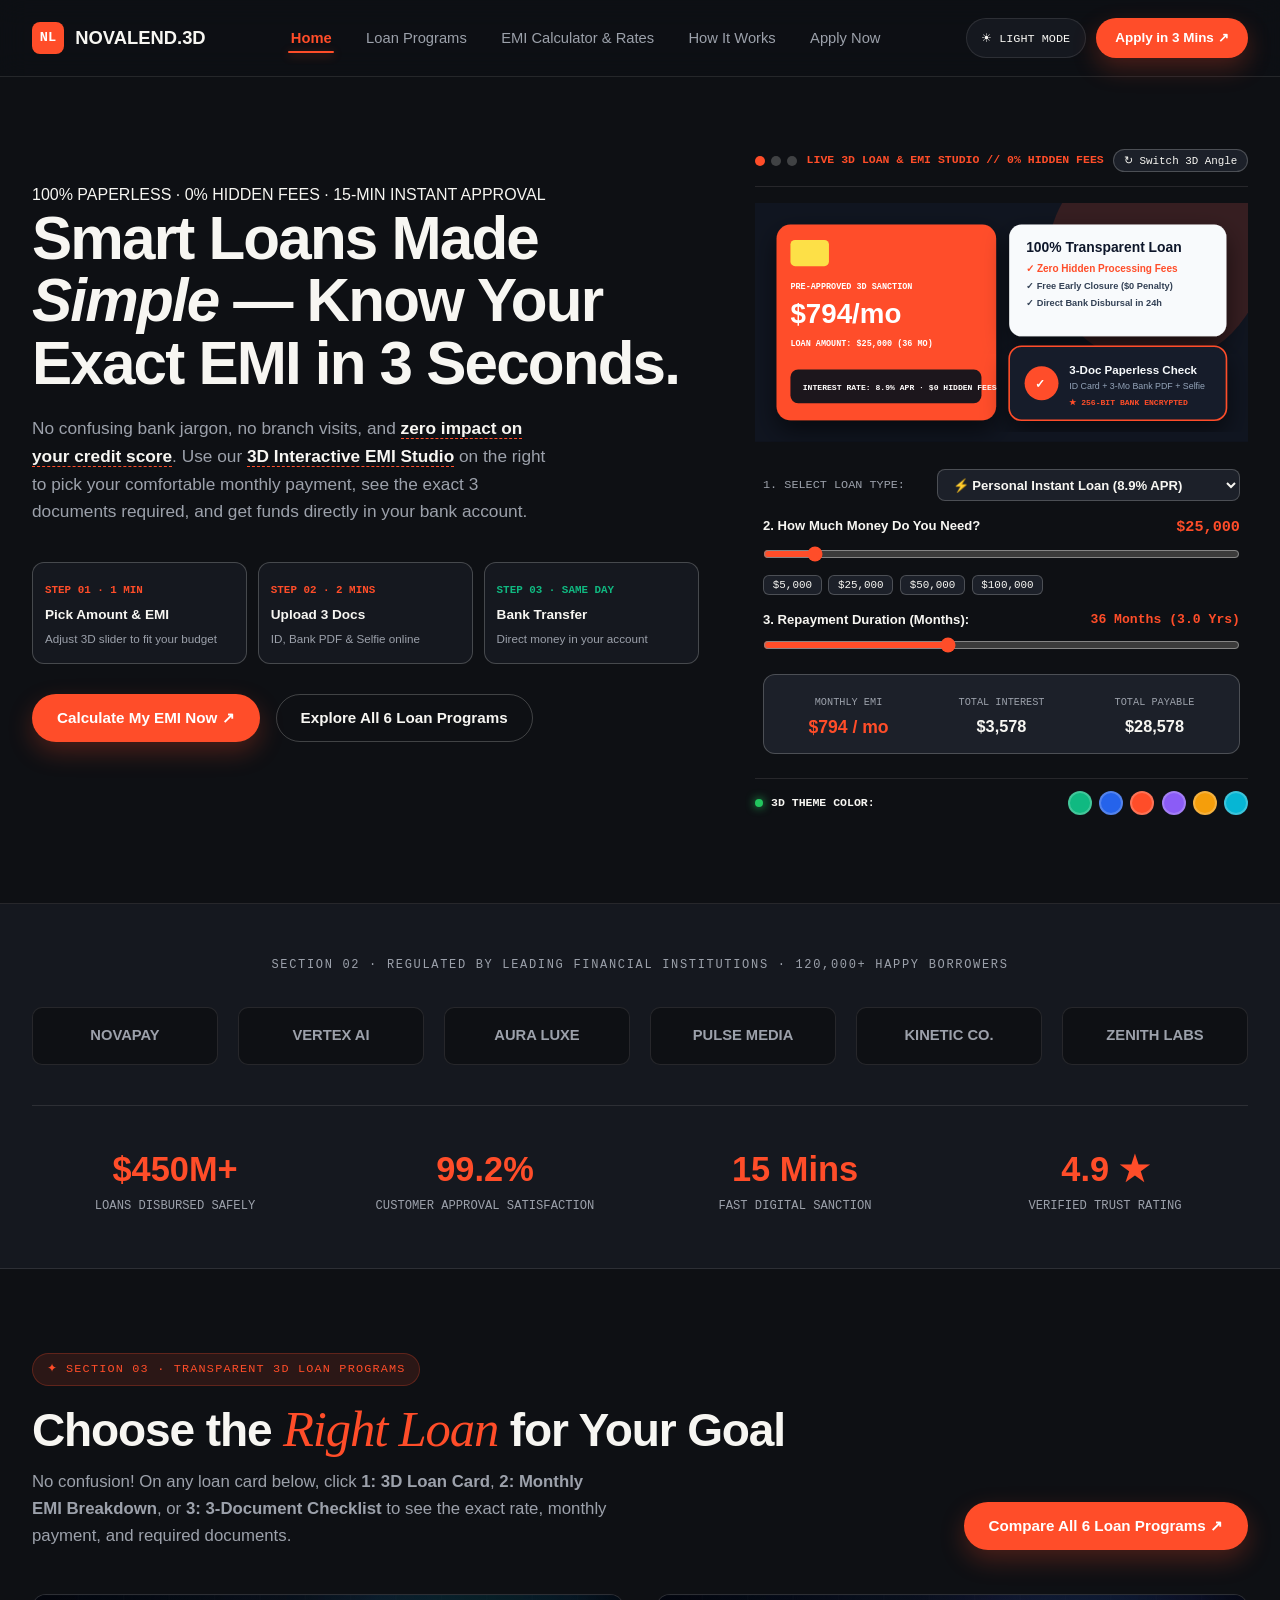
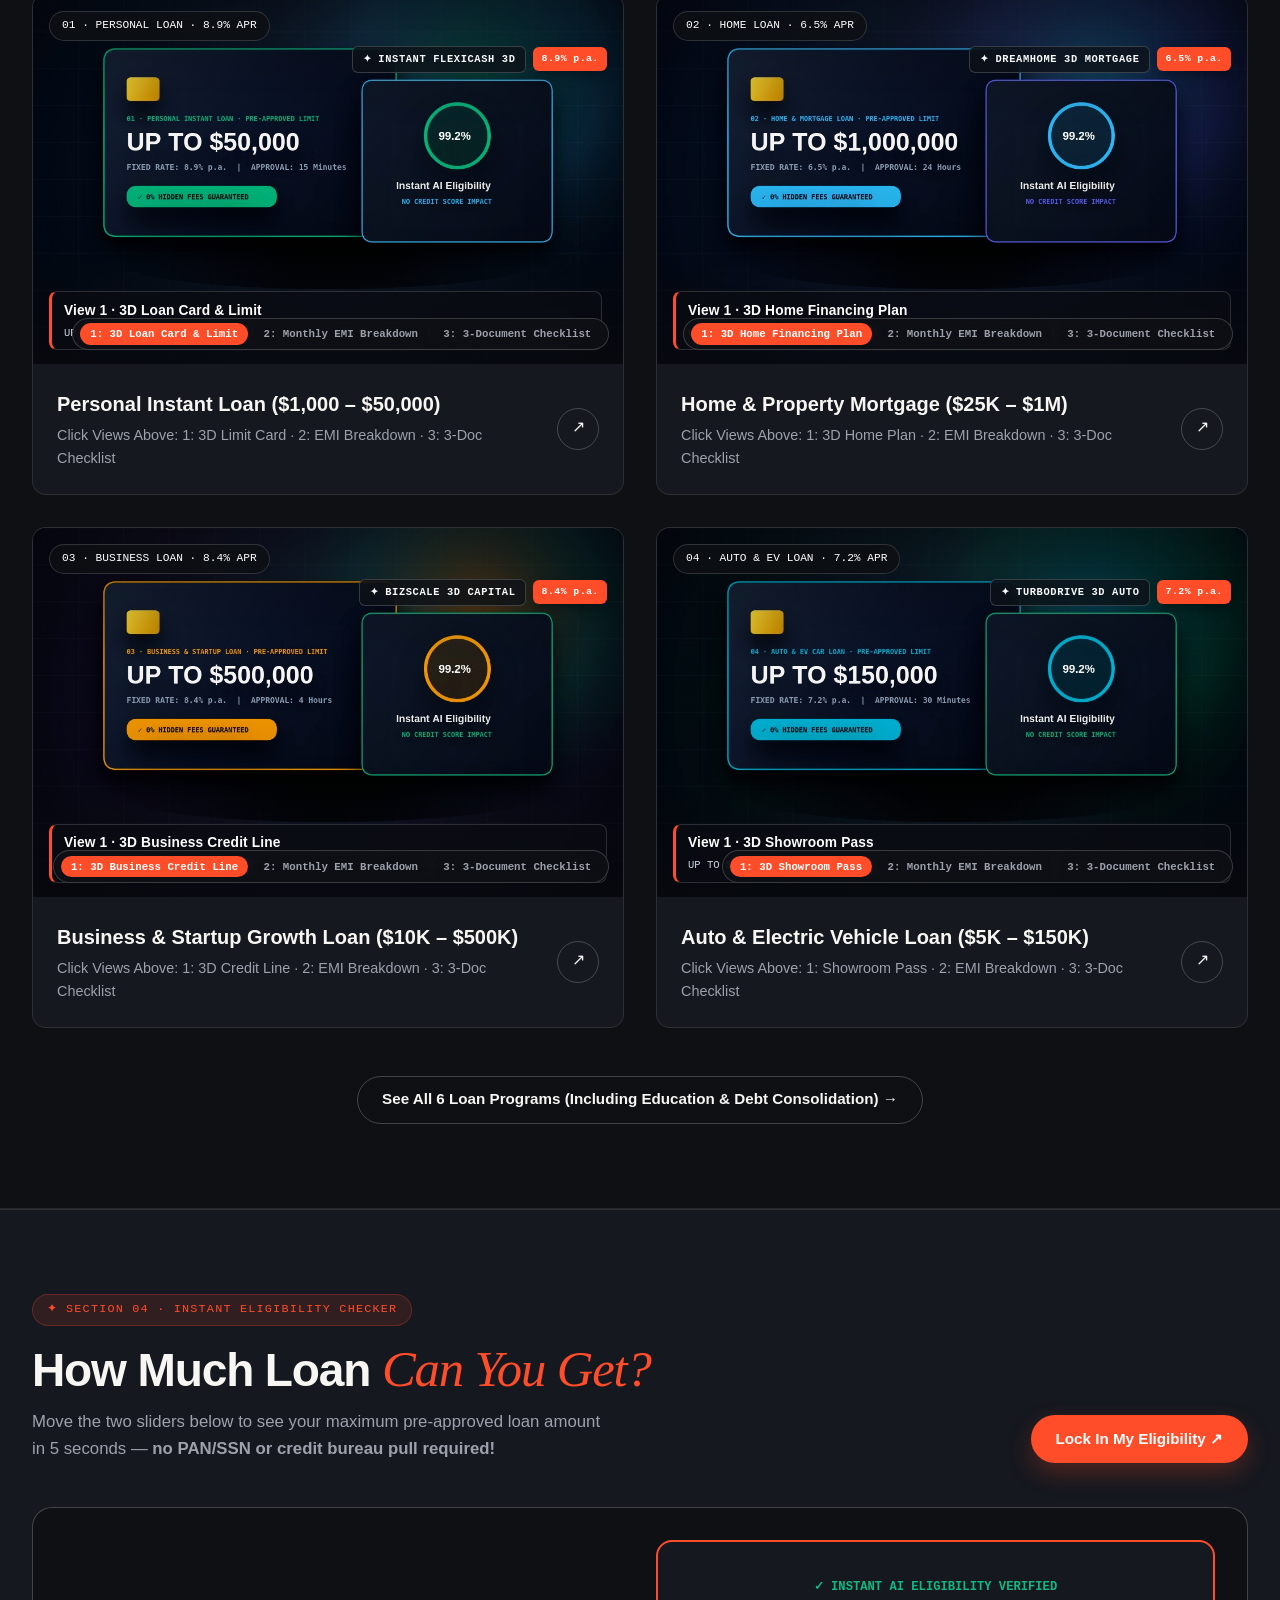
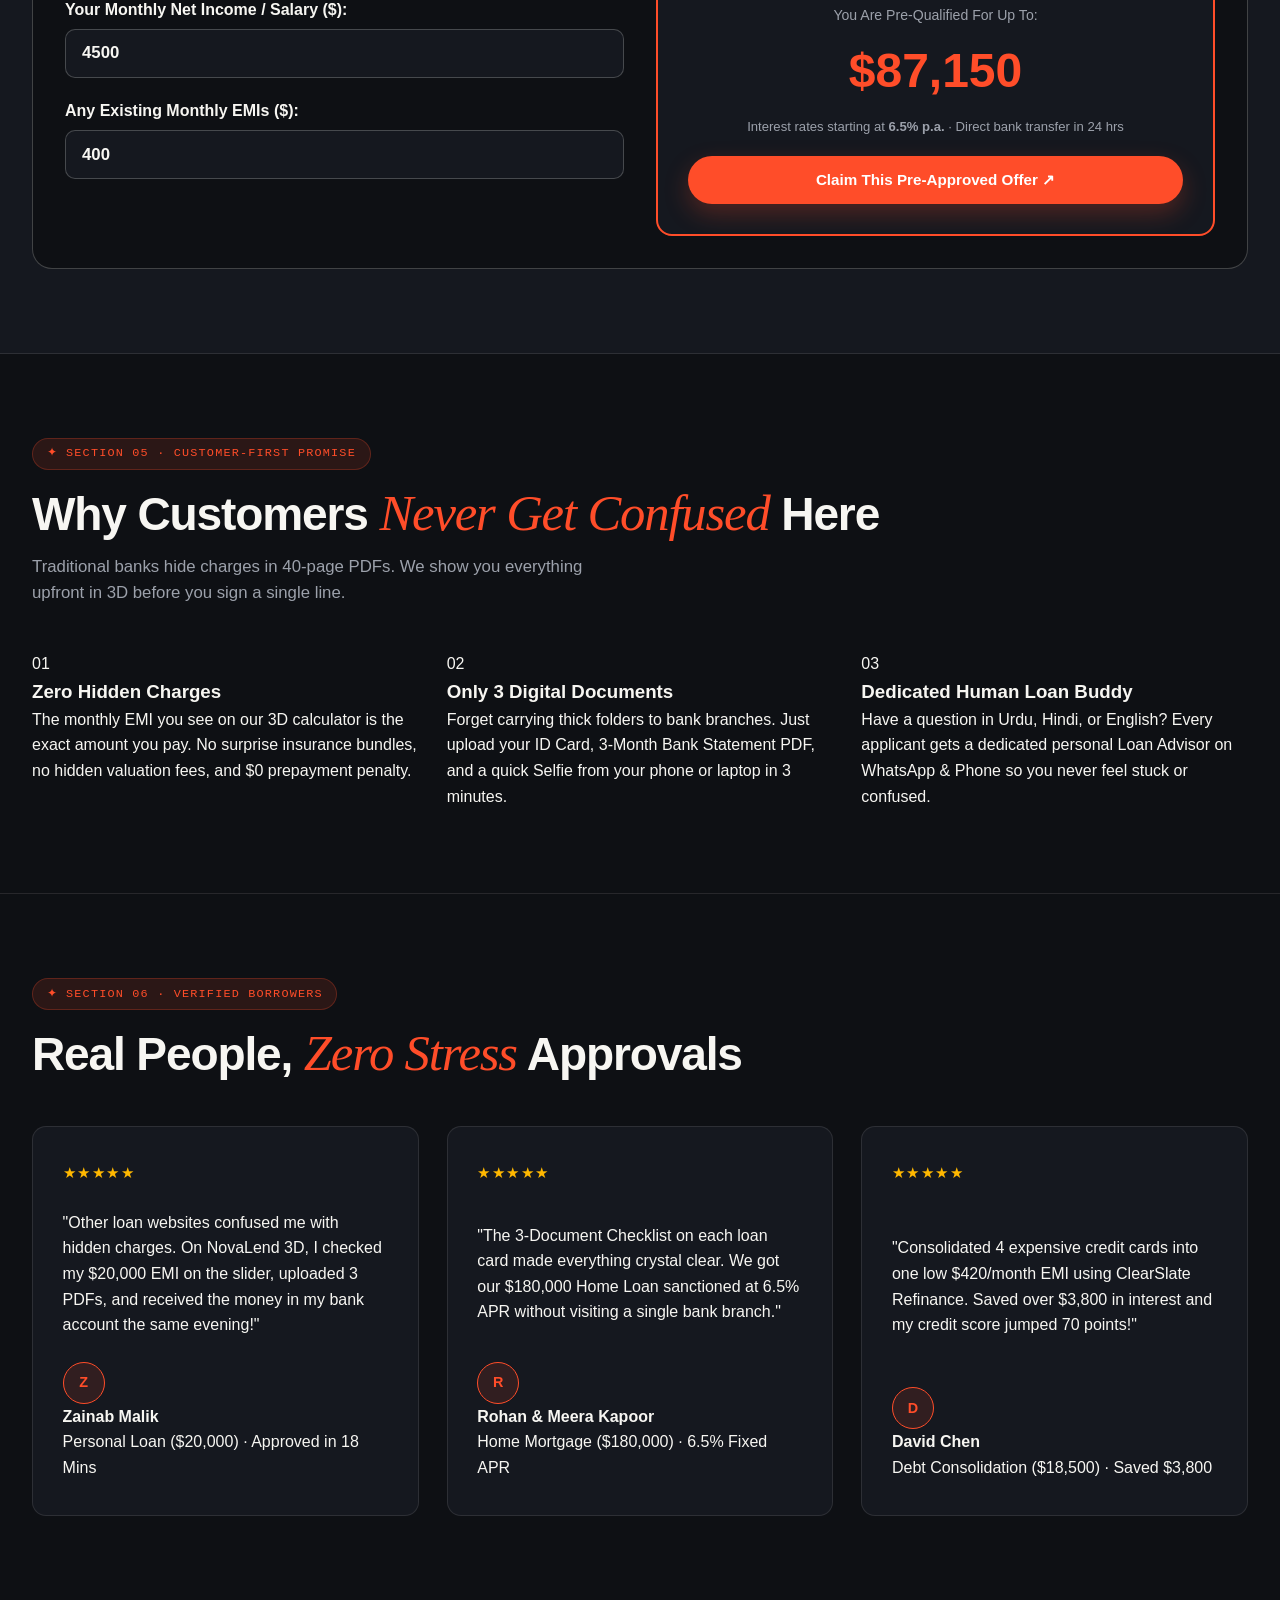
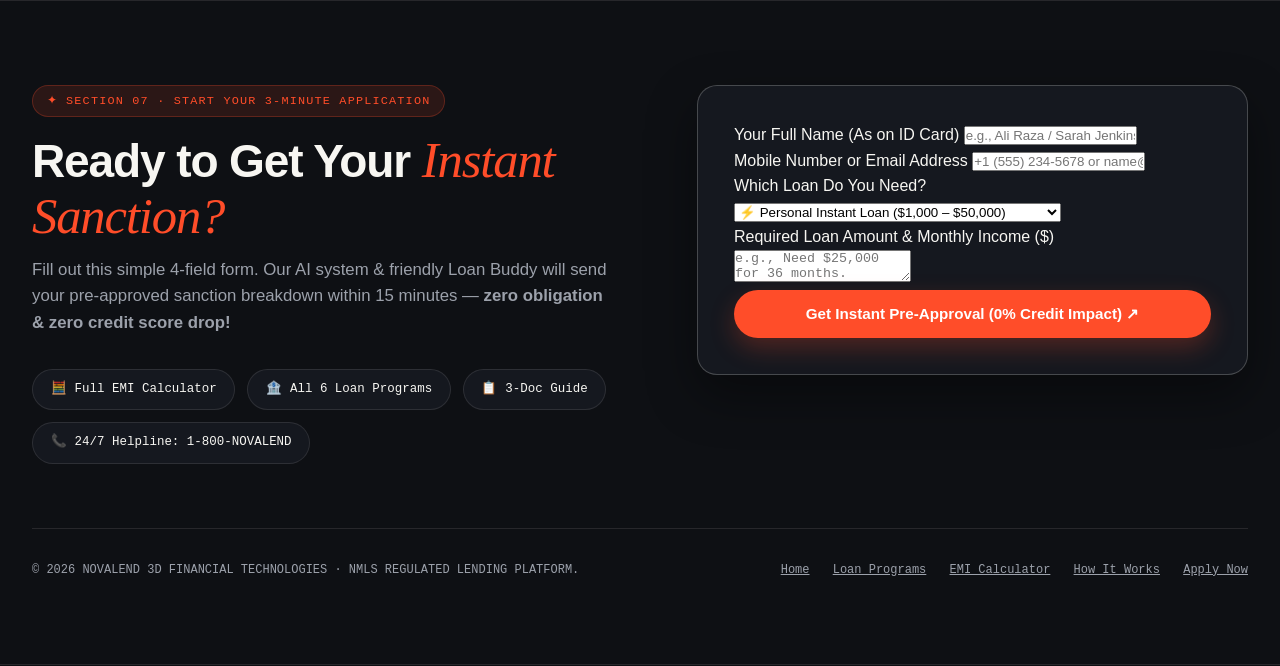
<file: index.html>
<!DOCTYPE html>
<html lang="en" data-theme="dark">
<head>
  <meta charset="UTF-8" />
  <meta name="viewport" content="width=device-width, initial-scale=1.0" />
  <title>NovaLend 3D — Smart, Friendly &amp; Transparent Loans Platform</title>
  <meta name="description" content="Smart Loans Made Simple. Calculate your exact monthly EMI in 3D, check your eligibility in 60 seconds without affecting your credit score, and get approved in 15 minutes." />
  <link rel="stylesheet" href="styles.css" />
</head>
<body>

  <!-- ======================================================================
       MULTI-PAGE NAVIGATION HEADER (ANIMATED UNDERLINE HOVER)
       ====================================================================== -->
  <header class="navbar">
    <div class="container nav-wrapper">
      <a href="index.html" class="logo">
        <span class="logo-box">NL</span>
        <span>NOVALEND.3D</span>
      </a>

      <nav aria-label="Main Navigation">
        <ul class="nav-menu" id="nav-menu">
          <li><a href="index.html" class="active">Home</a></li>
          <li><a href="portfolio.html">Loan Programs</a></li>
          <li><a href="services.html">EMI Calculator &amp; Rates</a></li>
          <li><a href="about.html">How It Works</a></li>
          <li><a href="contact.html">Apply Now</a></li>
        </ul>
      </nav>

      <div class="nav-right">
        <button type="button" class="theme-btn" id="theme-toggle">☀ LIGHT MODE</button>
        <a href="contact.html" class="btn btn-primary btn-sm">Apply in 3 Mins ↗</a>
        <button type="button" class="mobile-menu-btn" id="mobile-menu-btn">☰ MENU</button>
      </div>
    </div>
  </header>

  <main>
    <!-- ====================================================================
         SECTION 1: HERO SECTION + LIVE 3D EMI & LOAN APPROVAL STUDIO
         ==================================================================== -->
    <section class="hero-section">
      <div class="container hero-layout">

        <!-- Left Column: Friendly, Crystal-Clear Customer Value Proposition -->
        <div class="hero-copy">
          <div class="availability-pill">
            <span class="pulse-dot"></span>
            <span>100% PAPERLESS · 0% HIDDEN FEES · 15-MIN INSTANT APPROVAL</span>
          </div>

          <h1 class="hero-headline">
            Smart Loans Made <em>Simple</em> — Know Your Exact EMI in 3 Seconds.
          </h1>

          <p class="hero-subheadline">
            No confusing bank jargon, no branch visits, and <strong>zero impact on your credit score</strong>. Use our <strong>3D Interactive EMI Studio</strong> on the right to pick your comfortable monthly payment, see the exact 3 documents required, and get funds directly in your bank account.
          </p>

          <!-- Step-by-Step Mini Guide Pills so Customer Immediately Understands What to Do -->
          <div style="display: grid; grid-template-columns: repeat(3, 1fr); gap: 0.65rem; margin-bottom: 1.85rem;">
            <div style="background: var(--bg-card); border: 1px solid var(--border-strong); padding: 0.75rem; border-radius: 12px;">
              <span style="font-family: var(--font-mono); font-size: 0.68rem; color: var(--accent); font-weight: 700;">STEP 01 · 1 MIN</span>
              <strong style="display: block; font-size: 0.85rem; margin-top: 0.2rem;">Pick Amount &amp; EMI</strong>
              <small style="color: var(--text-muted); font-size: 0.73rem;">Adjust 3D slider to fit your budget</small>
            </div>
            <div style="background: var(--bg-card); border: 1px solid var(--border-strong); padding: 0.75rem; border-radius: 12px;">
              <span style="font-family: var(--font-mono); font-size: 0.68rem; color: var(--accent); font-weight: 700;">STEP 02 · 2 MINS</span>
              <strong style="display: block; font-size: 0.85rem; margin-top: 0.2rem;">Upload 3 Docs</strong>
              <small style="color: var(--text-muted); font-size: 0.73rem;">ID, Bank PDF &amp; Selfie online</small>
            </div>
            <div style="background: var(--bg-card); border: 1px solid var(--border-strong); padding: 0.75rem; border-radius: 12px;">
              <span style="font-family: var(--font-mono); font-size: 0.68rem; color: #10b981; font-weight: 700;">STEP 03 · SAME DAY</span>
              <strong style="display: block; font-size: 0.85rem; margin-top: 0.2rem;">Bank Transfer</strong>
              <small style="color: var(--text-muted); font-size: 0.73rem;">Direct money in your account</small>
            </div>
          </div>

          <div class="hero-cta-row">
            <a href="#interactive-emi-studio" class="btn btn-primary">
              Calculate My EMI Now ↗
            </a>
            <a href="portfolio.html" class="btn btn-secondary">
              Explore All 6 Loan Programs
            </a>
          </div>
        </div>

        <!-- Right Column: Interactive 3D Loan Card & Live EMI Calculator Studio -->
        <div class="hero-visual-frame" id="interactive-emi-studio">
          <div class="mockup-top-bar">
            <div class="window-dots">
              <span></span><span></span><span></span>
            </div>
            <span style="font-family: var(--font-mono); font-size: 0.72rem; color: var(--accent); font-weight: 700;" id="live-color-readout">
              LIVE 3D LOAN &amp; EMI STUDIO // 0% HIDDEN FEES
            </span>
            <button type="button" id="remix-scene-btn" style="font-family: var(--font-mono); font-size: 0.68rem; background: var(--bg-elevated); color: var(--text-main); border: 1px solid var(--border-strong); padding: 0.25rem 0.6rem; border-radius: 999px; cursor: pointer;">
              ↻ Switch 3D Angle
            </button>
          </div>

          <!-- Interactive 3D SVG Sanction Card & Live Telemetry Stage -->
          <div class="mockup-stage" style="min-height: 250px;">
            <svg viewBox="0 0 640 310" width="100%" height="100%" aria-label="Interactive 3D Loan Sanction Card & Live EMI Preview">
              <defs>
                <filter id="heroShadow" x="-15%" y="-15%" width="130%" height="130%">
                  <feDropShadow dx="0" dy="14" stdDeviation="16" flood-color="#000" flood-opacity="0.55"/>
                </filter>
              </defs>
              <rect width="640" height="310" fill="#101520"/>
              <circle cx="520" cy="70" r="140" style="fill: var(--accent); opacity: 0.16;"/>

              <!-- 3D Card 1: Pre-Approved Digital Sanction Card -->
              <g filter="url(#heroShadow)" id="hero-card-1">
                <rect x="28" y="28" width="285" height="254" rx="18" style="fill: var(--accent);" id="hero-dynamic-bg"/>
                <rect x="46" y="48" width="50" height="34" rx="6" fill="#FDE047"/>
                <text x="46" y="112" fill="#FFFFFF" font-family="JetBrains Mono, monospace" font-weight="700" font-size="11">PRE-APPROVED 3D SANCTION</text>
                <text x="46" y="156" fill="#FFFFFF" font-family="Syne, sans-serif" font-weight="800" font-size="36" id="svg-live-emi">$794/mo</text>
                <text x="46" y="186" fill="#FFFFFF" font-family="JetBrains Mono, monospace" font-weight="600" font-size="11" id="svg-live-amount">LOAN AMOUNT: $25,000 (36 MO)</text>
                <rect x="46" y="216" width="248" height="44" rx="10" fill="#0D111A" opacity="0.92"/>
                <text x="62" y="243" fill="#FFFFFF" font-family="JetBrains Mono, monospace" font-weight="700" font-size="10.5" id="svg-live-rate">INTEREST RATE: 8.9% APR · $0 FEES</text>
              </g>

              <!-- 3D Card 2: Transparent Repayment Guarantee -->
              <g filter="url(#heroShadow)" id="hero-card-2">
                <rect x="330" y="28" width="282" height="145" rx="16" fill="#F8FAFC"/>
                <text x="352" y="64" fill="#0F172A" font-family="Syne, sans-serif" font-weight="800" font-size="18">100% Transparent Loan</text>
                <text x="352" y="90" style="fill: var(--accent);" font-family="Plus Jakarta Sans, sans-serif" font-weight="700" font-size="13">✓ Zero Hidden Processing Fees</text>
                <text x="352" y="112" fill="#334155" font-family="Plus Jakarta Sans, sans-serif" font-weight="600" font-size="12">✓ Free Early Closure ($0 Penalty)</text>
                <text x="352" y="134" fill="#334155" font-family="Plus Jakarta Sans, sans-serif" font-weight="600" font-size="12">✓ Direct Bank Disbursal in 24h</text>
              </g>

              <!-- 3D Card 3: Instant Verification Status -->
              <g filter="url(#heroShadow)" id="hero-card-3">
                <rect x="330" y="186" width="282" height="96" rx="16" fill="#161D2B" style="stroke: var(--accent); stroke-width: 2px;"/>
                <circle cx="372" cy="234" r="22" style="fill: var(--accent);"/>
                <text x="364" y="240" fill="#FFFFFF" font-family="Syne, sans-serif" font-weight="800" font-size="15">✓</text>
                <text x="408" y="222" fill="#F8FAFC" font-family="Syne, sans-serif" font-weight="700" font-size="15">3-Doc Paperless Check</text>
                <text x="408" y="242" fill="#94A3B8" font-family="Plus Jakarta Sans, sans-serif" font-size="11.5">ID Card + 3-Mo Bank PDF + Selfie</text>
                <text x="408" y="262" style="fill: var(--accent);" font-family="JetBrains Mono, monospace" font-weight="700" font-size="10.5" id="svg-hex-label">★ 256-BIT BANK ENCRYPTED</text>
              </g>
            </svg>
          </div>

          <!-- Interactive Real-Time EMI Sliders Inside Hero -->
          <div style="padding: 1rem 0.5rem 0.5rem; display: flex; flex-direction: column; gap: 0.85rem;">
            <div style="display: grid; grid-template-columns: 1fr auto; align-items: center; gap: 0.75rem;">
              <label for="loan-type-select" style="font-family: var(--font-mono); font-size: 0.74rem; color: var(--text-muted);">1. SELECT LOAN TYPE:</label>
              <select id="loan-type-select" style="background: var(--bg-elevated); color: var(--text-main); border: 1px solid var(--border-strong); border-radius: 8px; padding: 0.4rem 0.65rem; font-family: var(--font-body); font-size: 0.82rem; font-weight: 600;">
                <option value="8.9">⚡ Personal Instant Loan (8.9% APR)</option>
                <option value="6.5">🏠 Home &amp; Mortgage Loan (6.5% APR)</option>
                <option value="7.2">🚗 Auto &amp; EV Car Loan (7.2% APR)</option>
                <option value="8.4">💼 Business Growth Loan (8.4% APR)</option>
                <option value="5.9">🎓 Education &amp; Study Abroad (5.9% APR)</option>
              </select>
            </div>

            <div>
              <div style="display: flex; justify-content: space-between; font-size: 0.82rem; font-weight: 700; margin-bottom: 0.3rem;">
                <span>2. How Much Money Do You Need?</span>
                <span id="calc-amount-val" style="color: var(--accent); font-family: var(--font-mono); font-size: 0.95rem;">$25,000</span>
              </div>
              <input type="range" id="loan-amount-slider" min="1000" max="250000" step="1000" value="25000" style="width: 100%; accent-color: var(--accent); cursor: pointer;" />
              <div style="display: flex; gap: 0.4rem; margin-top: 0.35rem; flex-wrap: wrap;">
                <button type="button" data-preset-amount="5000" style="font-family: var(--font-mono); font-size: 0.68rem; padding: 0.2rem 0.55rem; border-radius: 6px; border: 1px solid var(--border-strong); background: var(--bg-elevated); color: var(--text-main); cursor: pointer;">$5,000</button>
                <button type="button" data-preset-amount="25000" style="font-family: var(--font-mono); font-size: 0.68rem; padding: 0.2rem 0.55rem; border-radius: 6px; border: 1px solid var(--border-strong); background: var(--bg-elevated); color: var(--text-main); cursor: pointer;">$25,000</button>
                <button type="button" data-preset-amount="50000" style="font-family: var(--font-mono); font-size: 0.68rem; padding: 0.2rem 0.55rem; border-radius: 6px; border: 1px solid var(--border-strong); background: var(--bg-elevated); color: var(--text-main); cursor: pointer;">$50,000</button>
                <button type="button" data-preset-amount="100000" style="font-family: var(--font-mono); font-size: 0.68rem; padding: 0.2rem 0.55rem; border-radius: 6px; border: 1px solid var(--border-strong); background: var(--bg-elevated); color: var(--text-main); cursor: pointer;">$100,000</button>
              </div>
            </div>

            <div>
              <div style="display: flex; justify-content: space-between; font-size: 0.82rem; font-weight: 700; margin-bottom: 0.3rem;">
                <span>3. Repayment Duration (Months):</span>
                <span id="calc-tenure-val" style="color: var(--accent); font-family: var(--font-mono);">36 Months (3.0 Yrs)</span>
              </div>
              <input type="range" id="loan-tenure-slider" min="6" max="84" step="6" value="36" style="width: 100%; accent-color: var(--accent); cursor: pointer;" />
            </div>

            <!-- Instant Summary Strip -->
            <div style="display: grid; grid-template-columns: repeat(3, 1fr); gap: 0.5rem; background: var(--bg-elevated); padding: 0.75rem; border-radius: 12px; border: 1px solid var(--border-strong); text-align: center;">
              <div>
                <small style="font-family: var(--font-mono); font-size: 0.64rem; color: var(--text-muted);">MONTHLY EMI</small>
                <strong id="calc-emi-result" style="display: block; font-family: var(--font-heading); font-size: 1.1rem; color: var(--accent);">$794 / mo</strong>
              </div>
              <div>
                <small style="font-family: var(--font-mono); font-size: 0.64rem; color: var(--text-muted);">TOTAL INTEREST</small>
                <strong id="calc-interest-result" style="display: block; font-family: var(--font-heading); font-size: 1.02rem;">$3,580</strong>
              </div>
              <div>
                <small style="font-family: var(--font-mono); font-size: 0.64rem; color: var(--text-muted);">TOTAL PAYABLE</small>
                <strong id="calc-total-result" style="display: block; font-family: var(--font-heading); font-size: 1.02rem;">$28,580</strong>
              </div>
            </div>
          </div>

          <!-- Interactive Live Brand Color Control Panel -->
          <div class="mockup-Swatches-footer" style="flex-wrap: wrap; padding-top: 0.75rem; border-top: 1px solid var(--border-subtle);">
            <div style="display: flex; align-items: center; gap: 0.5rem;">
              <span class="pulse-dot"></span>
              <span style="font-family: var(--font-mono); font-size: 0.72rem; font-weight: 700; color: var(--text-main);">
                3D THEME COLOR:
              </span>
            </div>
            <div class="palette-pill-group" style="align-items: center; gap: 0.45rem;">
              <button type="button" class="color-dot-btn active-swatch" style="background: #10b981;" data-accent="#10b981" data-name="Emerald Trust"></button>
              <button type="button" class="color-dot-btn" style="background: #2563eb;" data-accent="#2563eb" data-name="Royal Bank Blue"></button>
              <button type="button" class="color-dot-btn" style="background: #ff4d29;" data-accent="#ff4d29" data-name="Coral Vermilion"></button>
              <button type="button" class="color-dot-btn" style="background: #8b5cf6;" data-accent="#8b5cf6" data-name="Electric Violet"></button>
              <button type="button" class="color-dot-btn" style="background: #f59e0b;" data-accent="#f59e0b" data-name="Gold Sovereign"></button>
              <button type="button" class="color-dot-btn" style="background: #06b6d4;" data-accent="#06b6d4" data-name="Cyber Cyan"></button>
            </div>
          </div>
        </div>
      </div>
    </section>

    <!-- ====================================================================
         SECTION 2: SOCIAL PROOF / REGULATED BANKING PARTNERS & STATS
         ==================================================================== -->
    <section class="social-proof-section">
      <div class="container">
        <p class="proof-header">SECTION 02 · REGULATED BY LEADING FINANCIAL INSTITUTIONS · 120,000+ HAPPY BORROWERS</p>

        <div class="client-logos-grid">
          <div class="client-logo-box">NOVAPAY</div>
          <div class="client-logo-box">VERTEX AI</div>
          <div class="client-logo-box">AURA LUXE</div>
          <div class="client-logo-box">PULSE MEDIA</div>
          <div class="client-logo-box">KINETIC CO.</div>
          <div class="client-logo-box">ZENITH LABS</div>
        </div>

        <div class="stats-bar">
          <div class="stat-card">
            <h3>$450M+</h3>
            <p>Loans Disbursed Safely</p>
          </div>
          <div class="stat-card">
            <h3>99.2%</h3>
            <p>Customer Approval Satisfaction</p>
          </div>
          <div class="stat-card">
            <h3>15 Mins</h3>
            <p>Fast Digital Sanction</p>
          </div>
          <div class="stat-card">
            <h3>4.9 ★</h3>
            <p>Verified Trust Rating</p>
          </div>
        </div>
      </div>
    </section>

    <!-- ====================================================================
         SECTION 3: FEATURED 3D LOAN PROGRAMS (WITH 3 INTERACTIVE VIEWS EACH)
         ==================================================================== -->
    <section>
      <div class="container">
        <div class="portfolio-header-row">
          <div>
            <span class="section-badge">✦ Section 03 · Transparent 3D Loan Programs</span>
            <h2 class="section-heading">Choose the <em>Right Loan</em> for Your Goal</h2>
            <p class="section-subtitle">
              No confusion! On any loan card below, click <strong>1: 3D Loan Card</strong>, <strong>2: Monthly EMI Breakdown</strong>, or <strong>3: 3-Document Checklist</strong> to see the exact rate, monthly payment, and required documents.
            </p>
          </div>
          <a href="portfolio.html" class="btn btn-primary">
            Compare All 6 Loan Programs ↗
          </a>
        </div>

        <div class="featured-grid">
          <!-- Loan 1: Personal Instant Loan -->
          <article class="portfolio-item" data-project-id="loan-personal" data-title="Personal Instant FlexiCash Loan (8.9% APR)" data-category="01 · PERSONAL INSTANT LOAN" data-desc="Get $1,000 to $50,000 transferred straight to your bank account in 15 minutes for medical needs, home renovation, wedding, or travel. Zero collateral required and $0 prepayment penalty.">
            <div class="portfolio-thumb">
              <span class="portfolio-category-pill">01 · PERSONAL LOAN · 8.9% APR</span>
              <div class="shot-switcher">
                <button type="button" class="shot-btn active">View 1</button>
                <button type="button" class="shot-btn">View 2</button>
                <button type="button" class="shot-btn">View 3</button>
              </div>
              <div class="thumb-slide active-slide">
                <img src="images/brand-1.svg" alt="Personal Instant Loan 3D Sanction Card" />
              </div>
              <div class="thumb-slide">
                <img src="images/brand-2.svg" alt="Personal Loan Monthly EMI Breakdown" />
              </div>
              <div class="thumb-slide">
                <img src="images/brand-3.svg" alt="Personal Loan 3-Document Checklist" />
              </div>
            </div>
            <div class="portfolio-caption">
              <div>
                <h3>Personal Instant Loan ($1,000 – $50,000)</h3>
                <p>Click Views Above: 1: 3D Limit Card · 2: EMI Breakdown · 3: 3-Doc Checklist</p>
              </div>
              <span class="view-icon">↗</span>
            </div>
          </article>

          <!-- Loan 2: Home & Mortgage Loan -->
          <article class="portfolio-item" data-project-id="loan-home" data-title="DreamHome 3D Mortgage &amp; Renovation Loan (6.5% APR)" data-category="02 · HOME & MORTGAGE LOAN" data-desc="Finance up to 90% of your new home or property construction from $25,000 to $1,000,000 at our lowest 6.5% p.a. interest rate with up to 30 years flexible repayment.">
            <div class="portfolio-thumb">
              <span class="portfolio-category-pill">02 · HOME LOAN · 6.5% APR</span>
              <div class="shot-switcher">
                <button type="button" class="shot-btn active">View 1</button>
                <button type="button" class="shot-btn">View 2</button>
                <button type="button" class="shot-btn">View 3</button>
              </div>
              <div class="thumb-slide active-slide">
                <img src="images/social-1.svg" alt="Home Mortgage 3D Sanction Plan" />
              </div>
              <div class="thumb-slide">
                <img src="images/social-2.svg" alt="Home Loan Monthly EMI Breakdown" />
              </div>
              <div class="thumb-slide">
                <img src="images/social-3.svg" alt="Home Loan 3-Document Checklist" />
              </div>
            </div>
            <div class="portfolio-caption">
              <div>
                <h3>Home &amp; Property Mortgage ($25K – $1M)</h3>
                <p>Click Views Above: 1: 3D Home Plan · 2: EMI Breakdown · 3: 3-Doc Checklist</p>
              </div>
              <span class="view-icon">↗</span>
            </div>
          </article>

          <!-- Loan 3: Business Growth Loan -->
          <article class="portfolio-item" data-project-id="loan-business" data-title="BizScale 3D Business &amp; Startup Capital (8.4% APR)" data-category="03 · BUSINESS & STARTUP LOAN" data-desc="Collateral-free working capital, machinery financing, and revolving credit line from $10,000 to $500,000. Approved in 4 hours using just your 6-month bank statement PDF.">
            <div class="portfolio-thumb">
              <span class="portfolio-category-pill">03 · BUSINESS LOAN · 8.4% APR</span>
              <div class="shot-switcher">
                <button type="button" class="shot-btn active">View 1</button>
                <button type="button" class="shot-btn">View 2</button>
                <button type="button" class="shot-btn">View 3</button>
              </div>
              <div class="thumb-slide active-slide">
                <img src="images/print-1.svg" alt="Business Credit Line 3D Mockup" />
              </div>
              <div class="thumb-slide">
                <img src="images/print-2.svg" alt="Business Loan EMI Breakdown" />
              </div>
              <div class="thumb-slide">
                <img src="images/print-3.svg" alt="Business Loan 3-Document Checklist" />
              </div>
            </div>
            <div class="portfolio-caption">
              <div>
                <h3>Business &amp; Startup Growth Loan ($10K – $500K)</h3>
                <p>Click Views Above: 1: 3D Credit Line · 2: EMI Breakdown · 3: 3-Doc Checklist</p>
              </div>
              <span class="view-icon">↗</span>
            </div>
          </article>

          <!-- Loan 4: Auto & EV Car Loan -->
          <article class="portfolio-item" data-project-id="loan-auto" data-title="TurboDrive 3D Auto &amp; Electric Vehicle Loan (7.2% APR)" data-category="04 · AUTO & EV CAR LOAN" data-desc="Drive home your dream car today with 100% on-road price financing up to $150,000, instant 30-minute digital dealership sanction letter, and 0.50% green discount on EVs.">
            <div class="portfolio-thumb">
              <span class="portfolio-category-pill">04 · AUTO &amp; EV LOAN · 7.2% APR</span>
              <div class="shot-switcher">
                <button type="button" class="shot-btn active">View 1</button>
                <button type="button" class="shot-btn">View 2</button>
                <button type="button" class="shot-btn">View 3</button>
              </div>
              <div class="thumb-slide active-slide">
                <img src="images/uiux-1.svg" alt="Auto Car Loan 3D Showroom Pass" />
              </div>
              <div class="thumb-slide">
                <img src="images/uiux-2.svg" alt="Auto Loan Monthly EMI Breakdown" />
              </div>
              <div class="thumb-slide">
                <img src="images/uiux-3.svg" alt="Auto Loan 3-Document Checklist" />
              </div>
            </div>
            <div class="portfolio-caption">
              <div>
                <h3>Auto &amp; Electric Vehicle Loan ($5K – $150K)</h3>
                <p>Click Views Above: 1: Showroom Pass · 2: EMI Breakdown · 3: 3-Doc Checklist</p>
              </div>
              <span class="view-icon">↗</span>
            </div>
          </article>
        </div>

        <div style="text-align: center; margin-top: 3rem;">
          <a href="portfolio.html" class="btn btn-secondary">
            See All 6 Loan Programs (Including Education &amp; Debt Consolidation) →
          </a>
        </div>
      </div>
    </section>

    <!-- ====================================================================
         SECTION 4: 60-SECOND INSTANT ELIGIBILITY CHECKER (ZERO CONFUSION)
         ==================================================================== -->
    <section style="background: var(--bg-card); border-top: 1px solid var(--border-subtle); border-bottom: 1px solid var(--border-subtle);">
      <div class="container">
        <div class="portfolio-header-row">
          <div>
            <span class="section-badge">✦ Section 04 · Instant Eligibility Checker</span>
            <h2 class="section-heading">How Much Loan <em>Can You Get?</em></h2>
            <p class="section-subtitle">
              Move the two sliders below to see your maximum pre-approved loan amount in 5 seconds — <strong>no PAN/SSN or credit bureau pull required!</strong>
            </p>
          </div>
          <a href="contact.html" class="btn btn-primary">Lock In My Eligibility ↗</a>
        </div>

        <div style="display: grid; grid-template-columns: repeat(auto-fit, minmax(290px, 1fr)); gap: 2rem; align-items: center; background: var(--bg-main); padding: 2rem; border-radius: 20px; border: 1px solid var(--border-strong);">
          <div style="display: flex; flex-direction: column; gap: 1.25rem;">
            <div>
              <label for="elig-income" style="display: block; font-weight: 700; margin-bottom: 0.4rem;">Your Monthly Net Income / Salary ($):</label>
              <input type="number" id="elig-income" value="4500" min="500" max="100000" step="250" style="width: 100%; padding: 0.85rem 1rem; border-radius: 10px; border: 1px solid var(--border-strong); background: var(--bg-card); color: var(--text-main); font-size: 1.05rem; font-weight: 700;" />
            </div>
            <div>
              <label for="elig-obligations" style="display: block; font-weight: 700; margin-bottom: 0.4rem;">Any Existing Monthly EMIs ($):</label>
              <input type="number" id="elig-obligations" value="400" min="0" max="50000" step="100" style="width: 100%; padding: 0.85rem 1rem; border-radius: 10px; border: 1px solid var(--border-strong); background: var(--bg-card); color: var(--text-main); font-size: 1.05rem; font-weight: 700;" />
            </div>
          </div>

          <div style="background: var(--bg-card); border: 2px solid var(--accent); border-radius: 16px; padding: 1.85rem; text-align: center;">
            <span style="font-family: var(--font-mono); font-size: 0.76rem; color: #10b981; font-weight: 700;">✓ INSTANT AI ELIGIBILITY VERIFIED</span>
            <p style="color: var(--text-muted); font-size: 0.88rem; margin-top: 0.4rem;">You Are Pre-Qualified For Up To:</p>
            <h3 id="elig-max-limit" style="font-family: var(--font-heading); font-size: 3rem; font-weight: 800; color: var(--accent); margin: 0.4rem 0;">$87,150</h3>
            <p style="font-size: 0.82rem; color: var(--text-muted); margin-bottom: 1.2rem;">Interest rates starting at <strong>6.5% p.a.</strong> · Direct bank transfer in 24 hrs</p>
            <a href="contact.html" class="btn btn-primary" style="width: 100%;">Claim This Pre-Approved Offer ↗</a>
          </div>
        </div>
      </div>
    </section>

    <!-- ====================================================================
         SECTION 5: WHY CUSTOMERS LOVE NOVALEND 3D (NO FRUSTRATION GUARANTEE)
         ==================================================================== -->
    <section>
      <div class="container">
        <span class="section-badge">✦ Section 05 · Customer-First Promise</span>
        <h2 class="section-heading">Why Customers <em>Never Get Confused</em> Here</h2>
        <p class="section-subtitle">
          Traditional banks hide charges in 40-page PDFs. We show you everything upfront in 3D before you sign a single line.
        </p>

        <div class="value-grid">
          <div class="value-card">
            <div class="value-num">01</div>
            <h3>Zero Hidden Charges</h3>
            <p>
              The monthly EMI you see on our 3D calculator is the exact amount you pay. No surprise insurance bundles, no hidden valuation fees, and $0 prepayment penalty.
            </p>
          </div>

          <div class="value-card">
            <div class="value-num">02</div>
            <h3>Only 3 Digital Documents</h3>
            <p>
              Forget carrying thick folders to bank branches. Just upload your ID Card, 3-Month Bank Statement PDF, and a quick Selfie from your phone or laptop in 3 minutes.
            </p>
          </div>

          <div class="value-card">
            <div class="value-num">03</div>
            <h3>Dedicated Human Loan Buddy</h3>
            <p>
              Have a question in Urdu, Hindi, or English? Every applicant gets a dedicated personal Loan Advisor on WhatsApp &amp; Phone so you never feel stuck or confused.
            </p>
          </div>
        </div>
      </div>
    </section>

    <!-- ====================================================================
         SECTION 6: VERIFIED CUSTOMER STORIES
         ==================================================================== -->
    <section>
      <div class="container">
        <span class="section-badge">✦ Section 06 · Verified Borrowers</span>
        <h2 class="section-heading">Real People, <em>Zero Stress</em> Approvals</h2>

        <div class="reviews-grid">
          <div class="review-card">
            <div class="stars">★★★★★</div>
            <p class="review-quote">
              "Other loan websites confused me with hidden charges. On NovaLend 3D, I checked my $20,000 EMI on the slider, uploaded 3 PDFs, and received the money in my bank account the same evening!"
            </p>
            <div class="reviewer-meta">
              <div class="reviewer-avatar">Z</div>
              <div>
                <h4>Zainab Malik</h4>
                <span>Personal Loan ($20,000) · Approved in 18 Mins</span>
              </div>
            </div>
          </div>

          <div class="review-card">
            <div class="stars">★★★★★</div>
            <p class="review-quote">
              "The 3-Document Checklist on each loan card made everything crystal clear. We got our $180,000 Home Loan sanctioned at 6.5% APR without visiting a single bank branch."
            </p>
            <div class="reviewer-meta">
              <div class="reviewer-avatar">R</div>
              <div>
                <h4>Rohan &amp; Meera Kapoor</h4>
                <span>Home Mortgage ($180,000) · 6.5% Fixed APR</span>
              </div>
            </div>
          </div>

          <div class="review-card">
            <div class="stars">★★★★★</div>
            <p class="review-quote">
              "Consolidated 4 expensive credit cards into one low $420/month EMI using ClearSlate Refinance. Saved over $3,800 in interest and my credit score jumped 70 points!"
            </p>
            <div class="reviewer-meta">
              <div class="reviewer-avatar">D</div>
              <div>
                <h4>David Chen</h4>
                <span>Debt Consolidation ($18,500) · Saved $3,800</span>
              </div>
            </div>
          </div>
        </div>
      </div>
    </section>

    <!-- ====================================================================
         SECTION 7: FAST 3-MINUTE ONLINE LOAN APPLICATION & FOOTER
         ==================================================================== -->
    <section class="cta-footer-section">
      <div class="container">
        <div class="cta-grid">
          <div>
            <span class="section-badge">✦ Section 07 · Start Your 3-Minute Application</span>
            <h2 class="section-heading">Ready to Get Your <em>Instant Sanction?</em></h2>
            <p class="section-subtitle">
              Fill out this simple 4-field form. Our AI system &amp; friendly Loan Buddy will send your pre-approved sanction breakdown within 15 minutes — <strong>zero obligation &amp; zero credit score drop!</strong>
            </p>

            <div class="social-links-row">
              <a href="services.html" class="social-pill"><span>🧮</span> Full EMI Calculator</a>
              <a href="portfolio.html" class="social-pill"><span>🏦</span> All 6 Loan Programs</a>
              <a href="about.html" class="social-pill"><span>📋</span> 3-Doc Guide</a>
              <a href="tel:+18005550199" class="social-pill"><span>📞</span> 24/7 Helpline: 1-800-NOVALEND</a>
            </div>
          </div>

          <div class="contact-card">
            <form id="contact-form">
              <div class="form-field">
                <label for="name">Your Full Name (As on ID Card)</label>
                <input type="text" id="name" placeholder="e.g., Ali Raza / Sarah Jenkins" required />
              </div>
              <div class="form-field">
                <label for="email">Mobile Number or Email Address</label>
                <input type="text" id="email" placeholder="+1 (555) 234-5678 or name@email.com" required />
              </div>
              <div class="form-field">
                <label for="service">Which Loan Do You Need?</label>
                <select id="service">
                  <option value="Personal Instant Loan (8.9% APR)">⚡ Personal Instant Loan ($1,000 – $50,000)</option>
                  <option value="Home & Mortgage Loan (6.5% APR)">🏠 Home &amp; Mortgage Loan ($25,000 – $1,000,000)</option>
                  <option value="Business & Startup Loan (8.4% APR)">💼 Business &amp; Startup Loan ($10,000 – $500,000)</option>
                  <option value="Auto & EV Car Loan (7.2% APR)">🚗 Auto &amp; EV Car Loan ($5,000 – $150,000)</option>
                  <option value="Education Study Loan (5.9% APR)">🎓 Education &amp; Study Abroad Loan</option>
                  <option value="Debt Consolidation Loan (7.8% APR)">💳 Debt Consolidation / Credit Card Payoff</option>
                </select>
              </div>
              <div class="form-field">
                <label for="message">Required Loan Amount &amp; Monthly Income ($)</label>
                <textarea id="message" rows="2" placeholder="e.g., Need $25,000 for 36 months. Monthly income is $4,500." required></textarea>
              </div>
              <button type="submit" class="btn btn-primary" style="width: 100%;">
                Get Instant Pre-Approval (0% Credit Impact) ↗
              </button>
            </form>
          </div>
        </div>

        <footer class="footer-bottom">
          <span>© 2026 NOVALEND 3D FINANCIAL TECHNOLOGIES · NMLS REGULATED LENDING PLATFORM.</span>
          <span>
            <a href="index.html" style="color: inherit; margin-right: 1rem;">Home</a>
            <a href="portfolio.html" style="color: inherit; margin-right: 1rem;">Loan Programs</a>
            <a href="services.html" style="color: inherit; margin-right: 1rem;">EMI Calculator</a>
            <a href="about.html" style="color: inherit; margin-right: 1rem;">How It Works</a>
            <a href="contact.html" style="color: inherit;">Apply Now</a>
          </span>
        </footer>
      </div>
    </section>
  </main>

  <!-- LOAN PROGRAM 3D INSPECTOR MODAL -->
  <dialog class="project-modal" id="project-modal">
    <div style="display: flex; justify-content: space-between; align-items: center; margin-bottom: 1rem;">
      <span class="section-badge" id="modal-category" style="margin-bottom: 0;">LOAN CATEGORY</span>
      <button type="button" class="theme-btn" id="close-modal">✕ Close</button>
    </div>
    <h3 class="section-heading" id="modal-title" style="font-size: 1.85rem;">Loan Program Details</h3>
    <p id="modal-desc" style="color: var(--text-muted); margin: 0.75rem 0 1.25rem;"></p>
    <span style="font-family: var(--font-mono); font-size: 0.72rem; color: var(--accent);">
      COMPLETE 3D BREAKDOWN (1: SANCTION CARD · 2: MONTHLY EMI · 3: REQUIRED DOCUMENTS):
    </span>
    <div class="modal-gallery-grid" id="modal-gallery"></div>
    <a href="contact.html" class="btn btn-primary" style="margin-top: 1rem;">Apply for This Loan in 3 Minutes ↗</a>
  </dialog>

  <div class="toast" id="toast" role="status" aria-live="polite"></div>

  <script src="mockup-studio.js"></script>
  <script src="script.js"></script>
</body>
</html>
</file>
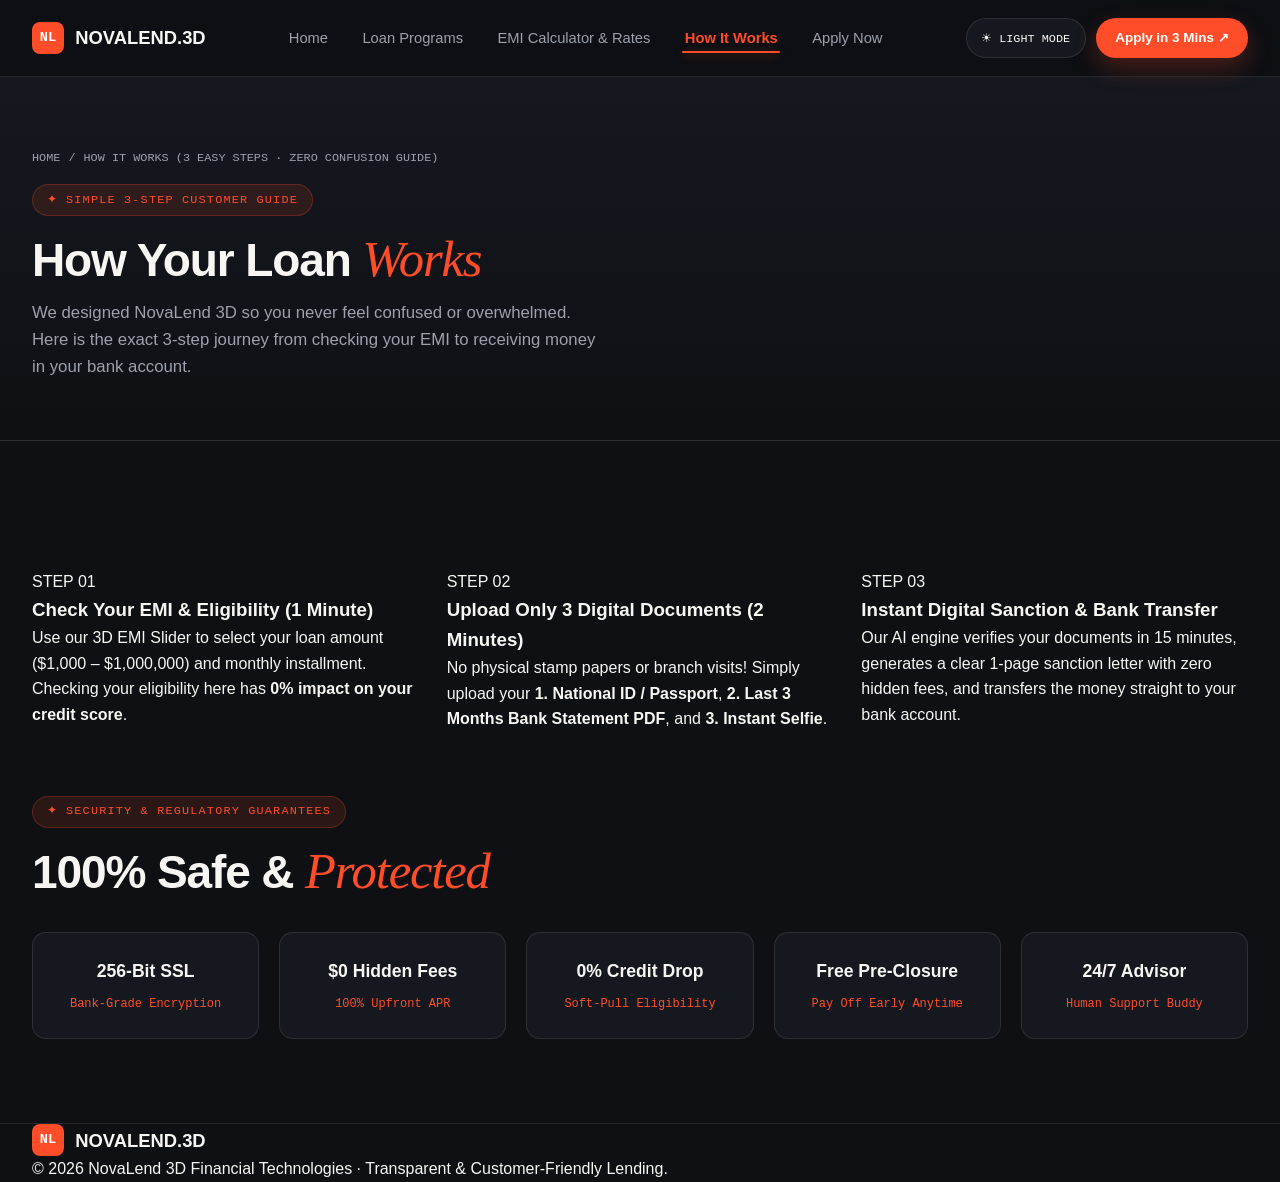
<file: about.html>
<!DOCTYPE html>
<html lang="en" data-theme="dark">
<head>
  <meta charset="UTF-8" />
  <meta name="viewport" content="width=device-width, initial-scale=1.0" />
  <title>How It Works in 3 Easy Steps — NovaLend 3D</title>
  <meta name="description" content="Understand how NovaLend 3D works in 3 simple steps: 1. Check EMI on 3D Slider, 2. Upload 3 Digital Documents, 3. Receive Direct Bank Transfer." />
  <link rel="stylesheet" href="styles.css" />
</head>
<body>

  <header class="navbar">
    <div class="container nav-wrapper">
      <a href="index.html" class="logo">
        <span class="logo-box">NL</span>
        <span>NOVALEND.3D</span>
      </a>

      <nav aria-label="Main Navigation">
        <ul class="nav-menu" id="nav-menu">
          <li><a href="index.html">Home</a></li>
          <li><a href="portfolio.html">Loan Programs</a></li>
          <li><a href="services.html">EMI Calculator &amp; Rates</a></li>
          <li><a href="about.html" class="active">How It Works</a></li>
          <li><a href="contact.html">Apply Now</a></li>
        </ul>
      </nav>

      <div class="nav-right">
        <button type="button" class="theme-btn" id="theme-toggle">☀ LIGHT MODE</button>
        <a href="contact.html" class="btn btn-primary btn-sm">Apply in 3 Mins ↗</a>
        <button type="button" class="mobile-menu-btn" id="mobile-menu-btn">☰ MENU</button>
      </div>
    </div>
  </header>

  <main>
    <section class="page-hero">
      <div class="container">
        <div class="breadcrumb">
          <a href="index.html">HOME</a> <span>/</span> <span>HOW IT WORKS (3 EASY STEPS · ZERO CONFUSION GUIDE)</span>
        </div>
        <span class="section-badge">✦ Simple 3-Step Customer Guide</span>
        <h1 class="section-heading">How Your Loan <em>Works</em></h1>
        <p class="section-subtitle">
          We designed NovaLend 3D so you never feel confused or overwhelmed. Here is the exact 3-step journey from checking your EMI to receiving money in your bank account.
        </p>
      </div>
    </section>

    <section>
      <div class="container">
        <div class="value-grid">
          <div class="value-card">
            <div class="value-num">STEP 01</div>
            <h3>Check Your EMI &amp; Eligibility (1 Minute)</h3>
            <p>
              Use our 3D EMI Slider to select your loan amount ($1,000 – $1,000,000) and monthly installment. Checking your eligibility here has <strong>0% impact on your credit score</strong>.
            </p>
          </div>

          <div class="value-card">
            <div class="value-num">STEP 02</div>
            <h3>Upload Only 3 Digital Documents (2 Minutes)</h3>
            <p>
              No physical stamp papers or branch visits! Simply upload your <strong>1. National ID / Passport</strong>, <strong>2. Last 3 Months Bank Statement PDF</strong>, and <strong>3. Instant Selfie</strong>.
            </p>
          </div>

          <div class="value-card">
            <div class="value-num">STEP 03</div>
            <h3>Instant Digital Sanction &amp; Bank Transfer</h3>
            <p>
              Our AI engine verifies your documents in 15 minutes, generates a clear 1-page sanction letter with zero hidden fees, and transfers the money straight to your bank account.
            </p>
          </div>
        </div>

        <!-- 5 Security & Transparency Badges -->
        <div style="margin-top: 4rem;">
          <span class="section-badge">✦ Security &amp; Regulatory Guarantees</span>
          <h2 class="section-heading">100% Safe &amp; <em>Protected</em></h2>

          <div class="tools-grid" style="margin-top: 2rem;">
            <div class="tool-card">
              <strong>256-Bit SSL</strong>
              <span>Bank-Grade Encryption</span>
            </div>
            <div class="tool-card">
              <strong>$0 Hidden Fees</strong>
              <span>100% Upfront APR</span>
            </div>
            <div class="tool-card">
              <strong>0% Credit Drop</strong>
              <span>Soft-Pull Eligibility</span>
            </div>
            <div class="tool-card">
              <strong>Free Pre-Closure</strong>
              <span>Pay Off Early Anytime</span>
            </div>
            <div class="tool-card">
              <strong>24/7 Advisor</strong>
              <span>Human Support Buddy</span>
            </div>
          </div>
        </div>
      </div>
    </section>
  </main>

  <footer>
    <div class="container footer-flex">
      <a href="index.html" class="logo">
        <span class="logo-box">NL</span>
        <span>NOVALEND.3D</span>
      </a>
      <p>© 2026 NovaLend 3D Financial Technologies · Transparent &amp; Customer-Friendly Lending.</p>
    </div>
  </footer>

  <div class="toast" id="toast" role="status" aria-live="polite"></div>
  <script src="mockup-studio.js"></script>
  <script src="script.js"></script>
</body>
</html>
</file>
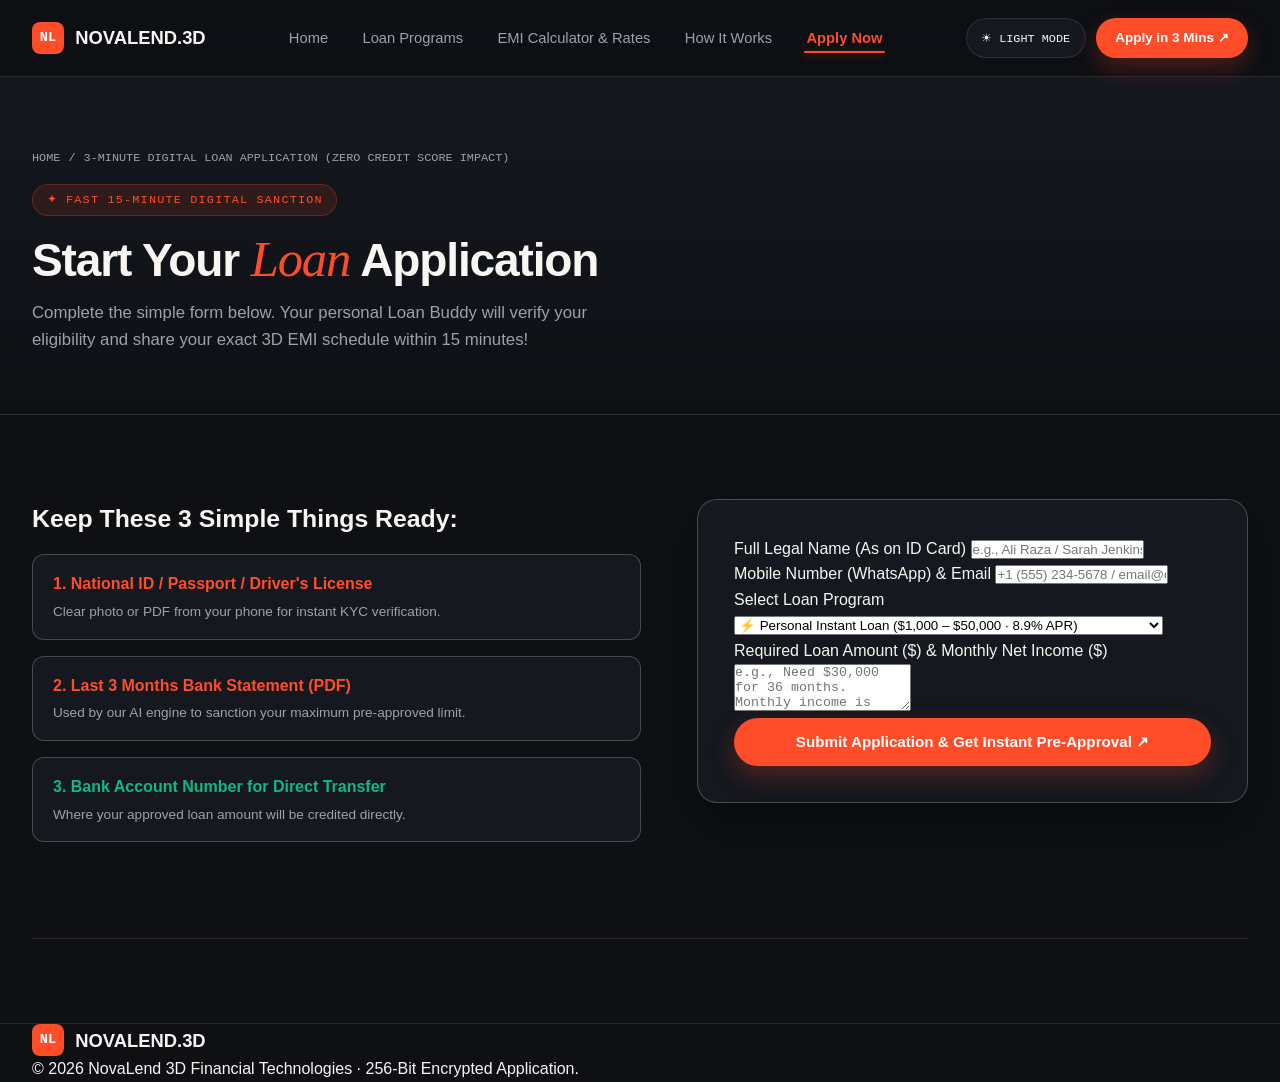
<file: contact.html>
<!DOCTYPE html>
<html lang="en" data-theme="dark">
<head>
  <meta charset="UTF-8" />
  <meta name="viewport" content="width=device-width, initial-scale=1.0" />
  <title>Apply Online in 3 Minutes — NovaLend 3D</title>
  <meta name="description" content="Apply online for a Personal, Home, Business, Auto, or Education loan in 3 minutes with zero credit score impact and 15-minute instant sanction." />
  <link rel="stylesheet" href="styles.css" />
</head>
<body>

  <header class="navbar">
    <div class="container nav-wrapper">
      <a href="index.html" class="logo">
        <span class="logo-box">NL</span>
        <span>NOVALEND.3D</span>
      </a>

      <nav aria-label="Main Navigation">
        <ul class="nav-menu" id="nav-menu">
          <li><a href="index.html">Home</a></li>
          <li><a href="portfolio.html">Loan Programs</a></li>
          <li><a href="services.html">EMI Calculator &amp; Rates</a></li>
          <li><a href="about.html">How It Works</a></li>
          <li><a href="contact.html" class="active">Apply Now</a></li>
        </ul>
      </nav>

      <div class="nav-right">
        <button type="button" class="theme-btn" id="theme-toggle">☀ LIGHT MODE</button>
        <a href="contact.html" class="btn btn-primary btn-sm">Apply in 3 Mins ↗</a>
        <button type="button" class="mobile-menu-btn" id="mobile-menu-btn">☰ MENU</button>
      </div>
    </div>
  </header>

  <main>
    <section class="page-hero">
      <div class="container">
        <div class="breadcrumb">
          <a href="index.html">HOME</a> <span>/</span> <span>3-MINUTE DIGITAL LOAN APPLICATION (ZERO CREDIT SCORE IMPACT)</span>
        </div>
        <span class="section-badge">✦ Fast 15-Minute Digital Sanction</span>
        <h1 class="section-heading">Start Your <em>Loan</em> Application</h1>
        <p class="section-subtitle">
          Complete the simple form below. Your personal Loan Buddy will verify your eligibility and share your exact 3D EMI schedule within 15 minutes!
        </p>
      </div>
    </section>

    <section>
      <div class="container">
        <div class="cta-grid">
          <div>
            <h3 style="font-family: var(--font-heading); font-size: 1.55rem; margin-bottom: 1rem;">Keep These 3 Simple Things Ready:</h3>
            <ul style="list-style: none; padding: 0; display: flex; flex-direction: column; gap: 1rem; margin-bottom: 2rem;">
              <li style="background: var(--bg-card); padding: 1rem 1.25rem; border-radius: 12px; border: 1px solid var(--border-strong);">
                <strong style="color: var(--accent);">1. National ID / Passport / Driver's License</strong>
                <p style="color: var(--text-muted); font-size: 0.85rem; margin-top: 0.25rem;">Clear photo or PDF from your phone for instant KYC verification.</p>
              </li>
              <li style="background: var(--bg-card); padding: 1rem 1.25rem; border-radius: 12px; border: 1px solid var(--border-strong);">
                <strong style="color: var(--accent);">2. Last 3 Months Bank Statement (PDF)</strong>
                <p style="color: var(--text-muted); font-size: 0.85rem; margin-top: 0.25rem;">Used by our AI engine to sanction your maximum pre-approved limit.</p>
              </li>
              <li style="background: var(--bg-card); padding: 1rem 1.25rem; border-radius: 12px; border: 1px solid var(--border-strong);">
                <strong style="color: #10b981;">3. Bank Account Number for Direct Transfer</strong>
                <p style="color: var(--text-muted); font-size: 0.85rem; margin-top: 0.25rem;">Where your approved loan amount will be credited directly.</p>
              </li>
            </ul>
          </div>

          <div class="contact-card">
            <form id="contact-form">
              <div class="form-field">
                <label for="name">Full Legal Name (As on ID Card)</label>
                <input type="text" id="name" placeholder="e.g., Ali Raza / Sarah Jenkins" required />
              </div>
              <div class="form-field">
                <label for="email">Mobile Number (WhatsApp) &amp; Email</label>
                <input type="text" id="email" placeholder="+1 (555) 234-5678 / email@domain.com" required />
              </div>
              <div class="form-field">
                <label for="service">Select Loan Program</label>
                <select id="service">
                  <option value="Personal Instant Loan (8.9% APR)">⚡ Personal Instant Loan ($1,000 – $50,000 · 8.9% APR)</option>
                  <option value="Home & Mortgage Loan (6.5% APR)">🏠 Home &amp; Mortgage Loan ($25,000 – $1,000,000 · 6.5% APR)</option>
                  <option value="Business Growth Loan (8.4% APR)">💼 Business &amp; Startup Loan ($10,000 – $500,000 · 8.4% APR)</option>
                  <option value="Auto & EV Car Loan (7.2% APR)">🚗 Auto &amp; EV Car Loan ($5,000 – $150,000 · 7.2% APR)</option>
                  <option value="Education Study Loan (5.9% APR)">🎓 Education &amp; Study Abroad Loan ($5,000 – $200,000 · 5.9% APR)</option>
                  <option value="Debt Consolidation Loan (7.8% APR)">💳 Debt Consolidation Loan ($2,000 – $100,000 · 7.8% APR)</option>
                </select>
              </div>
              <div class="form-field">
                <label for="message">Required Loan Amount ($) &amp; Monthly Net Income ($)</label>
                <textarea id="message" rows="3" placeholder="e.g., Need $30,000 for 36 months. Monthly income is $5,200." required></textarea>
              </div>
              <button type="submit" class="btn btn-primary" style="width: 100%;">
                Submit Application &amp; Get Instant Pre-Approval ↗
              </button>
            </form>
          </div>
        </div>
      </div>
    </section>
  </main>

  <footer>
    <div class="container footer-flex">
      <a href="index.html" class="logo">
        <span class="logo-box">NL</span>
        <span>NOVALEND.3D</span>
      </a>
      <p>© 2026 NovaLend 3D Financial Technologies · 256-Bit Encrypted Application.</p>
    </div>
  </footer>

  <div class="toast" id="toast" role="status" aria-live="polite"></div>
  <script src="mockup-studio.js"></script>
  <script src="script.js"></script>
</body>
</html>
</file>
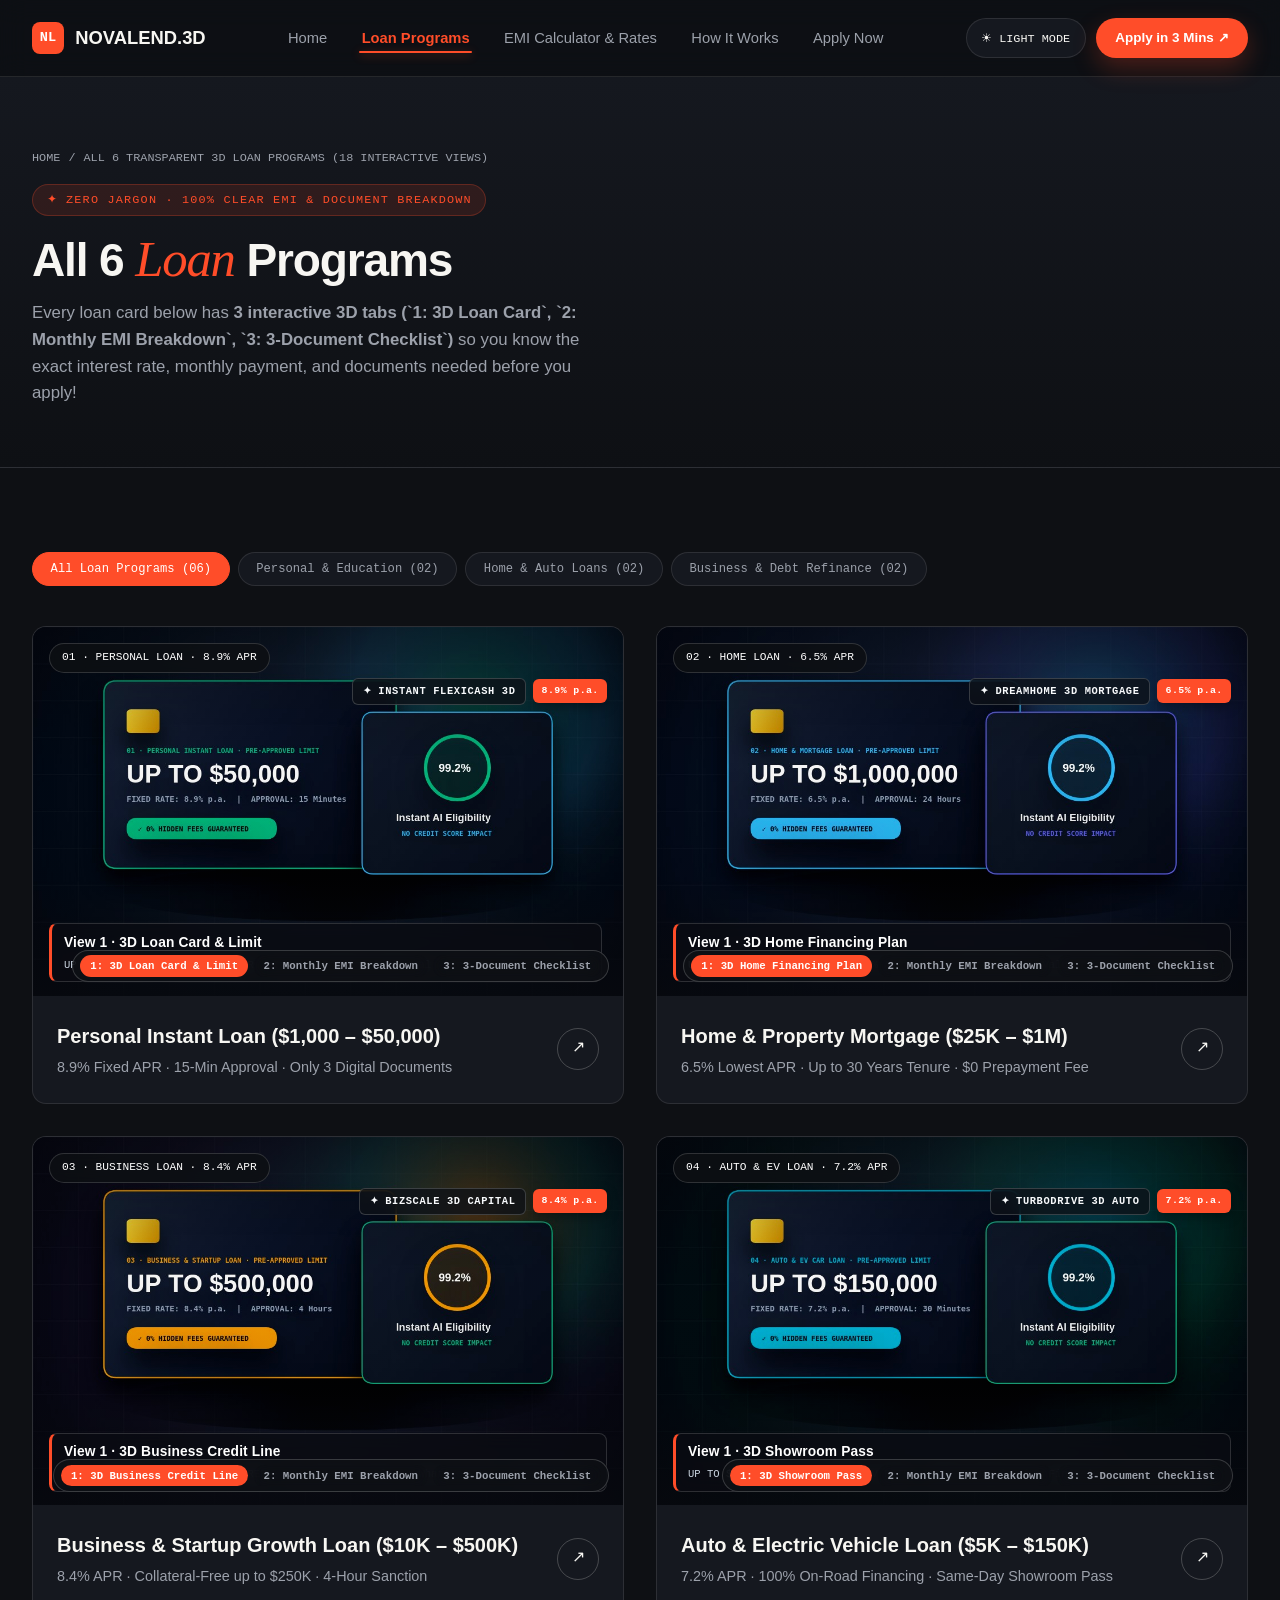
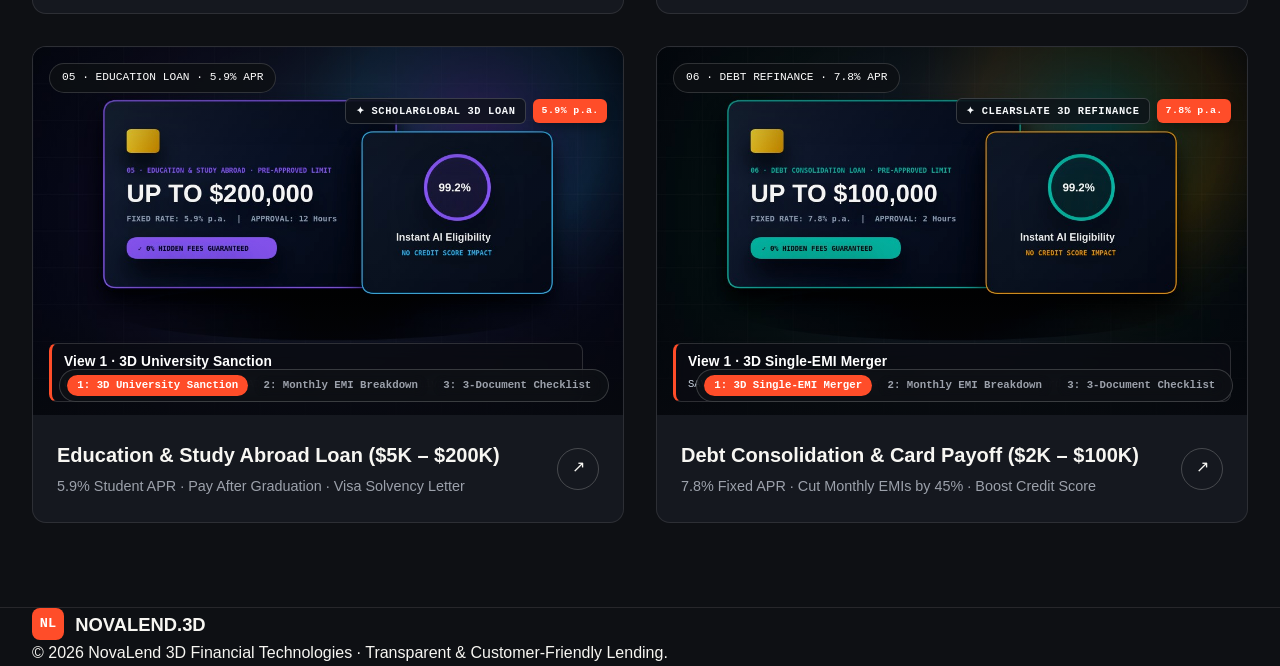
<file: portfolio.html>
<!DOCTYPE html>
<html lang="en" data-theme="dark">
<head>
  <meta charset="UTF-8" />
  <meta name="viewport" content="width=device-width, initial-scale=1.0" />
  <title>All 6 Loan Programs &amp; 3D Breakdowns — NovaLend 3D</title>
  <meta name="description" content="Explore all 6 transparent loan programs on NovaLend 3D: Personal Loan, Home Mortgage, Business Loan, Auto/EV Loan, Education Loan, and Debt Consolidation." />
  <link rel="stylesheet" href="styles.css" />
</head>
<body>

  <header class="navbar">
    <div class="container nav-wrapper">
      <a href="index.html" class="logo">
        <span class="logo-box">NL</span>
        <span>NOVALEND.3D</span>
      </a>

      <nav aria-label="Main Navigation">
        <ul class="nav-menu" id="nav-menu">
          <li><a href="index.html">Home</a></li>
          <li><a href="portfolio.html" class="active">Loan Programs</a></li>
          <li><a href="services.html">EMI Calculator &amp; Rates</a></li>
          <li><a href="about.html">How It Works</a></li>
          <li><a href="contact.html">Apply Now</a></li>
        </ul>
      </nav>

      <div class="nav-right">
        <button type="button" class="theme-btn" id="theme-toggle">☀ LIGHT MODE</button>
        <a href="contact.html" class="btn btn-primary btn-sm">Apply in 3 Mins ↗</a>
        <button type="button" class="mobile-menu-btn" id="mobile-menu-btn">☰ MENU</button>
      </div>
    </div>
  </header>

  <main>
    <section class="page-hero">
      <div class="container">
        <div class="breadcrumb">
          <a href="index.html">HOME</a> <span>/</span> <span>ALL 6 TRANSPARENT 3D LOAN PROGRAMS (18 INTERACTIVE VIEWS)</span>
        </div>
        <span class="section-badge">✦ Zero Jargon · 100% Clear EMI &amp; Document Breakdown</span>
        <h1 class="section-heading">All 6 <em>Loan</em> Programs</h1>
        <p class="section-subtitle">
          Every loan card below has <strong>3 interactive 3D tabs (`1: 3D Loan Card`, `2: Monthly EMI Breakdown`, `3: 3-Document Checklist`)</strong> so you know the exact interest rate, monthly payment, and documents needed before you apply!
        </p>
      </div>
    </section>

    <section>
      <div class="container">
        <div class="filter-pills" role="tablist" aria-label="Filter Loan Programs">
          <button type="button" class="filter-pill active" data-filter="all">All Loan Programs (06)</button>
          <button type="button" class="filter-pill" data-filter="personal">Personal &amp; Education (02)</button>
          <button type="button" class="filter-pill" data-filter="asset">Home &amp; Auto Loans (02)</button>
          <button type="button" class="filter-pill" data-filter="business">Business &amp; Debt Refinance (02)</button>
        </div>

        <div class="featured-grid">

          <!-- 1. PERSONAL INSTANT LOAN -->
          <article class="portfolio-item" data-project-id="loan-personal" data-filter-cat="personal" data-title="Personal Instant FlexiCash Loan (8.9% APR)" data-category="01 · PERSONAL INSTANT LOAN" data-desc="Get $1,000 to $50,000 transferred straight to your bank account in 15 minutes for medical emergencies, wedding, travel, or home renovation. Zero collateral required.">
            <div class="portfolio-thumb">
              <span class="portfolio-category-pill">01 · PERSONAL LOAN · 8.9% APR</span>
              <div class="shot-switcher">
                <button type="button" class="shot-btn active">View 1</button>
                <button type="button" class="shot-btn">View 2</button>
                <button type="button" class="shot-btn">View 3</button>
              </div>
              <div class="thumb-slide active-slide">
                <img src="images/brand-1.svg" alt="Personal Instant Loan 3D Sanction Card" />
              </div>
              <div class="thumb-slide">
                <img src="images/brand-2.svg" alt="Personal Loan Monthly EMI Breakdown" />
              </div>
              <div class="thumb-slide">
                <img src="images/brand-3.svg" alt="Personal Loan 3-Document Checklist" />
              </div>
            </div>
            <div class="portfolio-caption">
              <div>
                <h3>Personal Instant Loan ($1,000 – $50,000)</h3>
                <p>8.9% Fixed APR · 15-Min Approval · Only 3 Digital Documents</p>
              </div>
              <span class="view-icon">↗</span>
            </div>
          </article>

          <!-- 2. HOME & MORTGAGE LOAN -->
          <article class="portfolio-item" data-project-id="loan-home" data-filter-cat="asset" data-title="DreamHome 3D Mortgage &amp; Renovation Loan (6.5% APR)" data-category="02 · HOME & MORTGAGE LOAN" data-desc="Buy, build, or renovate your home with $25,000 to $1,000,000 financing at our lowest 6.5% p.a. rate, up to 30-year flexible tenure, and doorstep property legal assistance.">
            <div class="portfolio-thumb">
              <span class="portfolio-category-pill">02 · HOME LOAN · 6.5% APR</span>
              <div class="shot-switcher">
                <button type="button" class="shot-btn active">View 1</button>
                <button type="button" class="shot-btn">View 2</button>
                <button type="button" class="shot-btn">View 3</button>
              </div>
              <div class="thumb-slide active-slide">
                <img src="images/social-1.svg" alt="Home Mortgage 3D Sanction Plan" />
              </div>
              <div class="thumb-slide">
                <img src="images/social-2.svg" alt="Home Loan Monthly EMI Breakdown" />
              </div>
              <div class="thumb-slide">
                <img src="images/social-3.svg" alt="Home Loan 3-Document Checklist" />
              </div>
            </div>
            <div class="portfolio-caption">
              <div>
                <h3>Home &amp; Property Mortgage ($25K – $1M)</h3>
                <p>6.5% Lowest APR · Up to 30 Years Tenure · $0 Prepayment Fee</p>
              </div>
              <span class="view-icon">↗</span>
            </div>
          </article>

          <!-- 3. BUSINESS & STARTUP LOAN -->
          <article class="portfolio-item" data-project-id="loan-business" data-filter-cat="business" data-title="BizScale 3D Business &amp; Startup Capital (8.4% APR)" data-category="03 · BUSINESS & STARTUP LOAN" data-desc="Collateral-free business expansion, inventory, and machinery loans from $10,000 to $500,000. Instant 4-hour digital sanction using your 6-month bank statement PDF.">
            <div class="portfolio-thumb">
              <span class="portfolio-category-pill">03 · BUSINESS LOAN · 8.4% APR</span>
              <div class="shot-switcher">
                <button type="button" class="shot-btn active">View 1</button>
                <button type="button" class="shot-btn">View 2</button>
                <button type="button" class="shot-btn">View 3</button>
              </div>
              <div class="thumb-slide active-slide">
                <img src="images/print-1.svg" alt="Business Credit Line 3D Mockup" />
              </div>
              <div class="thumb-slide">
                <img src="images/print-2.svg" alt="Business Loan EMI Breakdown" />
              </div>
              <div class="thumb-slide">
                <img src="images/print-3.svg" alt="Business Loan 3-Document Checklist" />
              </div>
            </div>
            <div class="portfolio-caption">
              <div>
                <h3>Business &amp; Startup Growth Loan ($10K – $500K)</h3>
                <p>8.4% APR · Collateral-Free up to $250K · 4-Hour Sanction</p>
              </div>
              <span class="view-icon">↗</span>
            </div>
          </article>

          <!-- 4. AUTO & EV CAR LOAN -->
          <article class="portfolio-item" data-project-id="loan-auto" data-filter-cat="asset" data-title="TurboDrive 3D Auto &amp; Electric Vehicle Loan (7.2% APR)" data-category="04 · AUTO & EV CAR LOAN" data-desc="100% on-road financing for new and certified pre-owned cars up to $150,000. Includes an extra 0.50% rate discount for Electric & Hybrid vehicles and 30-minute showroom delivery.">
            <div class="portfolio-thumb">
              <span class="portfolio-category-pill">04 · AUTO &amp; EV LOAN · 7.2% APR</span>
              <div class="shot-switcher">
                <button type="button" class="shot-btn active">View 1</button>
                <button type="button" class="shot-btn">View 2</button>
                <button type="button" class="shot-btn">View 3</button>
              </div>
              <div class="thumb-slide active-slide">
                <img src="images/uiux-1.svg" alt="Auto Car Loan 3D Showroom Pass" />
              </div>
              <div class="thumb-slide">
                <img src="images/uiux-2.svg" alt="Auto Loan Monthly EMI Breakdown" />
              </div>
              <div class="thumb-slide">
                <img src="images/uiux-3.svg" alt="Auto Loan 3-Document Checklist" />
              </div>
            </div>
            <div class="portfolio-caption">
              <div>
                <h3>Auto &amp; Electric Vehicle Loan ($5K – $150K)</h3>
                <p>7.2% APR · 100% On-Road Financing · Same-Day Showroom Pass</p>
              </div>
              <span class="view-icon">↗</span>
            </div>
          </article>

          <!-- 5. EDUCATION & STUDY ABROAD LOAN -->
          <article class="portfolio-item" data-project-id="loan-education" data-filter-cat="personal" data-title="ScholarGlobal 3D Education &amp; Study Abroad Loan (5.9% APR)" data-category="05 · EDUCATION & STUDY ABROAD" data-desc="100% coverage for university tuition, accommodation, flights, and laptop up to $200,000. Pay $0 EMI while studying + 12 months grace period after graduation!">
            <div class="portfolio-thumb">
              <span class="portfolio-category-pill">05 · EDUCATION LOAN · 5.9% APR</span>
              <div class="shot-switcher">
                <button type="button" class="shot-btn active">View 1</button>
                <button type="button" class="shot-btn">View 2</button>
                <button type="button" class="shot-btn">View 3</button>
              </div>
              <div class="thumb-slide active-slide">
                <img src="images/brand-2.svg" alt="Education Loan 3D University Sanction" />
              </div>
              <div class="thumb-slide">
                <img src="images/social-2.svg" alt="Education Loan Moratorium Breakdown" />
              </div>
              <div class="thumb-slide">
                <img src="images/print-2.svg" alt="Education Loan 3-Document Checklist" />
              </div>
            </div>
            <div class="portfolio-caption">
              <div>
                <h3>Education &amp; Study Abroad Loan ($5K – $200K)</h3>
                <p>5.9% Student APR · Pay After Graduation · Visa Solvency Letter</p>
              </div>
              <span class="view-icon">↗</span>
            </div>
          </article>

          <!-- 6. DEBT CONSOLIDATION REFINANCE LOAN -->
          <article class="portfolio-item" data-project-id="loan-refinance" data-filter-cat="business" data-title="ClearSlate 3D Debt Consolidation &amp; Credit Card Payoff (7.8% APR)" data-category="06 · DEBT CONSOLIDATION LOAN" data-desc="Combine multiple 30%+ APR credit card bills and small loans into one single, low-interest 7.8% monthly EMI. Cut your monthly outflow by up to 45% immediately.">
            <div class="portfolio-thumb">
              <span class="portfolio-category-pill">06 · DEBT REFINANCE · 7.8% APR</span>
              <div class="shot-switcher">
                <button type="button" class="shot-btn active">View 1</button>
                <button type="button" class="shot-btn">View 2</button>
                <button type="button" class="shot-btn">View 3</button>
              </div>
              <div class="thumb-slide active-slide">
                <img src="images/uiux-2.svg" alt="Debt Consolidation 3D Single-EMI Merger" />
              </div>
              <div class="thumb-slide">
                <img src="images/brand-3.svg" alt="Debt Consolidation Monthly Savings Chart" />
              </div>
              <div class="thumb-slide">
                <img src="images/uiux-3.svg" alt="Debt Consolidation 3-Document Checklist" />
              </div>
            </div>
            <div class="portfolio-caption">
              <div>
                <h3>Debt Consolidation &amp; Card Payoff ($2K – $100K)</h3>
                <p>7.8% Fixed APR · Cut Monthly EMIs by 45% · Boost Credit Score</p>
              </div>
              <span class="view-icon">↗</span>
            </div>
          </article>

        </div>
      </div>
    </section>
  </main>

  <dialog class="case-modal" id="project-modal">
    <div class="modal-inner">
      <div class="modal-top">
        <span class="section-badge" id="modal-category" style="margin-bottom:0;">LOAN PROGRAM</span>
        <button type="button" class="modal-close" id="close-modal">✕</button>
      </div>
      <div class="modal-body">
        <h3 id="modal-title" style="font-family: var(--font-heading); font-size: 1.75rem; margin-bottom: 0.75rem;">Loan Program Title</h3>
        <p id="modal-desc" style="color: var(--text-muted); margin-bottom: 1.5rem; line-height: 1.7;">Description</p>
        <p style="font-family: var(--font-mono); font-size: 0.75rem; color: var(--accent); margin-bottom: 0.85rem;">
          ✦ ALL 3 INTERACTIVE VIEWS (1: 3D SANCTION CARD · 2: EMI CHART · 3: REQUIRED DOCUMENTS):
        </p>
        <div id="modal-gallery" style="display: grid; grid-template-columns: repeat(auto-fit, minmax(250px, 1fr)); gap: 1.15rem; margin-bottom: 1.5rem;"></div>
        <div style="display: flex; justify-content: space-between; align-items: center; flex-wrap: wrap; gap: 1rem;">
          <span style="font-family: var(--font-mono); font-size: 0.75rem; color: var(--text-muted);">✓ 0% HIDDEN FEES · ✓ FREE EARLY CLOSURE · ✓ 15-MIN SANCTION</span>
          <a href="contact.html" class="btn btn-primary btn-sm">Apply for This Loan Now ↗</a>
        </div>
      </div>
    </div>
  </dialog>

  <footer>
    <div class="container footer-flex">
      <a href="index.html" class="logo">
        <span class="logo-box">NL</span>
        <span>NOVALEND.3D</span>
      </a>
      <p>© 2026 NovaLend 3D Financial Technologies · Transparent &amp; Customer-Friendly Lending.</p>
    </div>
  </footer>

  <div class="toast" id="toast" role="status" aria-live="polite"></div>
  <script src="mockup-studio.js"></script>
  <script src="script.js"></script>
</body>
</html>
</file>
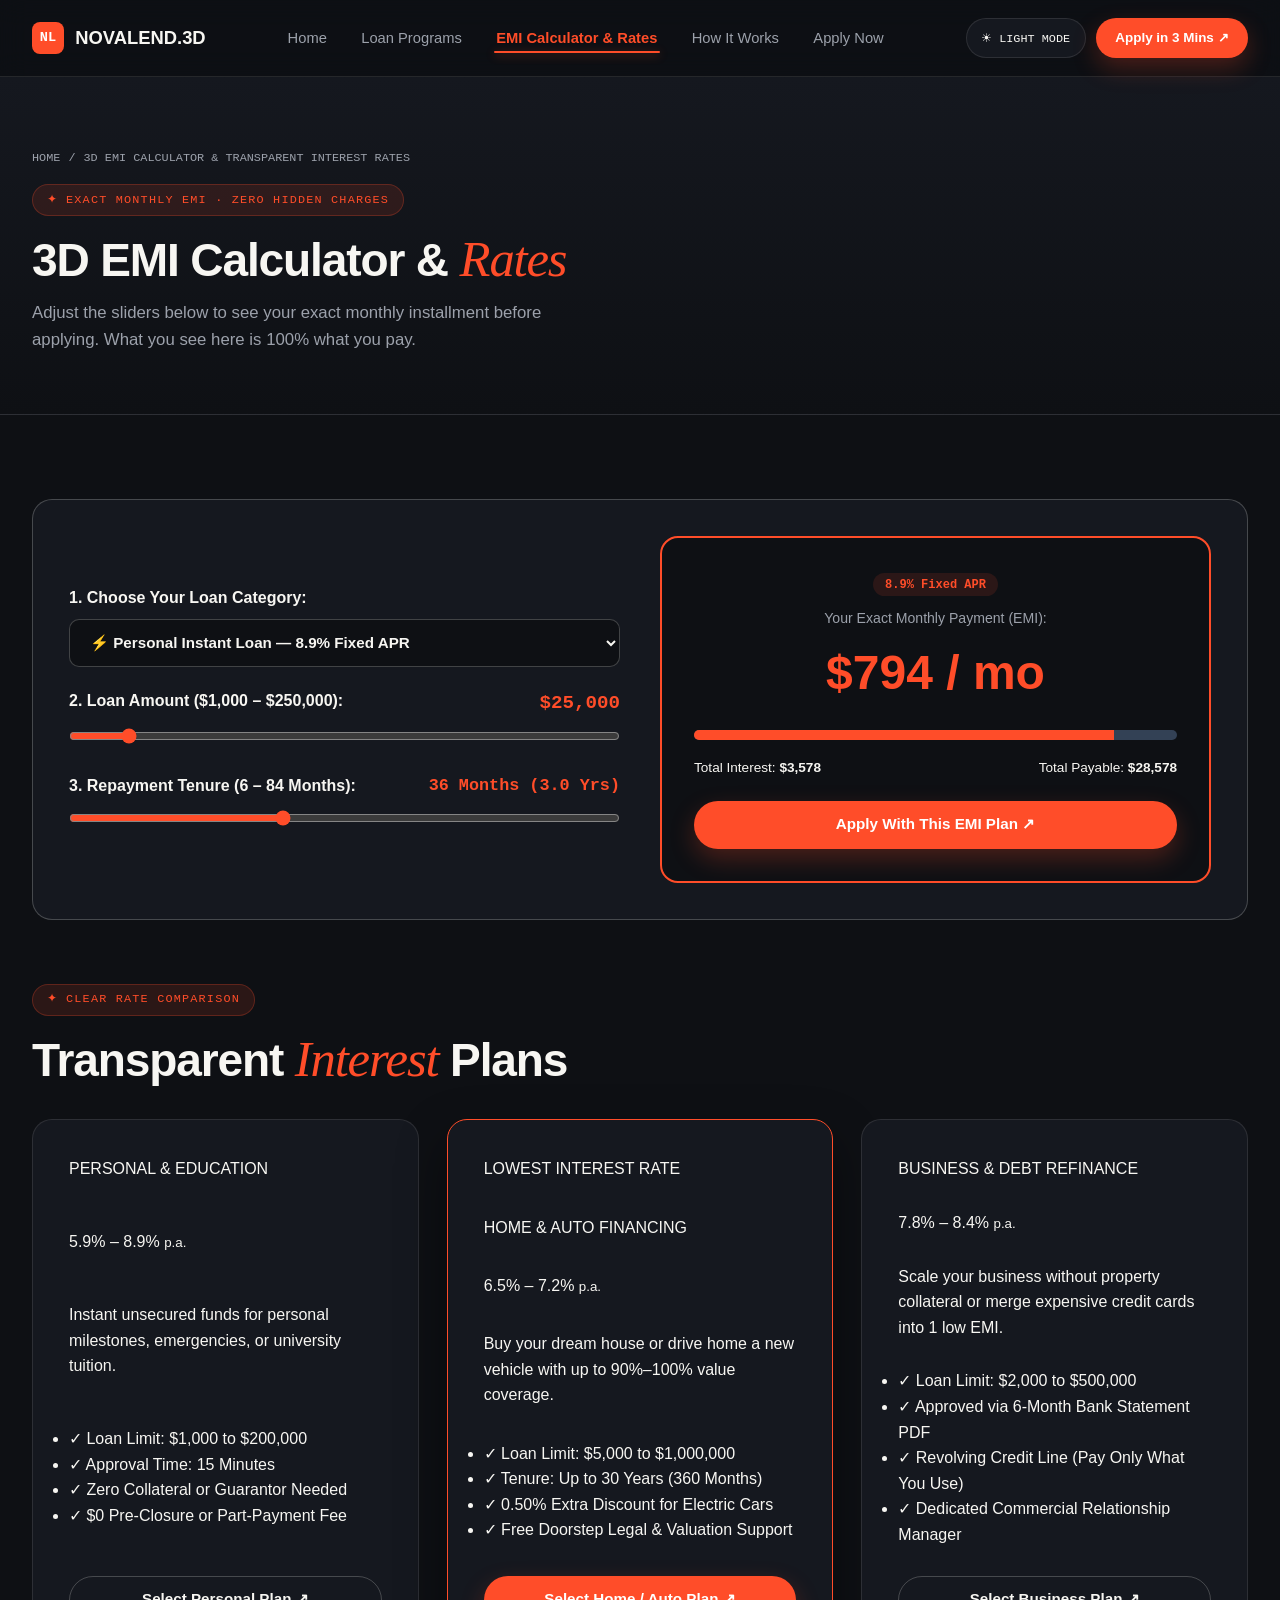
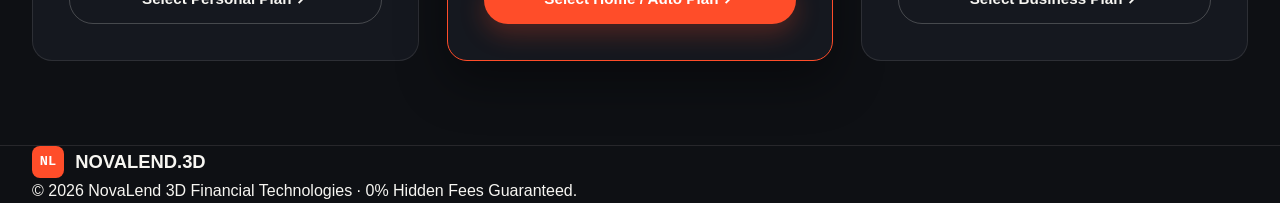
<file: services.html>
<!DOCTYPE html>
<html lang="en" data-theme="dark">
<head>
  <meta charset="UTF-8" />
  <meta name="viewport" content="width=device-width, initial-scale=1.0" />
  <title>Interactive 3D EMI Calculator &amp; Interest Rates — NovaLend 3D</title>
  <meta name="description" content="Calculate your exact monthly loan EMI, total interest, and compare transparent fixed APR tiers across Personal, Home, Auto, and Business loans." />
  <link rel="stylesheet" href="styles.css" />
</head>
<body>

  <header class="navbar">
    <div class="container nav-wrapper">
      <a href="index.html" class="logo">
        <span class="logo-box">NL</span>
        <span>NOVALEND.3D</span>
      </a>

      <nav aria-label="Main Navigation">
        <ul class="nav-menu" id="nav-menu">
          <li><a href="index.html">Home</a></li>
          <li><a href="portfolio.html">Loan Programs</a></li>
          <li><a href="services.html" class="active">EMI Calculator &amp; Rates</a></li>
          <li><a href="about.html">How It Works</a></li>
          <li><a href="contact.html">Apply Now</a></li>
        </ul>
      </nav>

      <div class="nav-right">
        <button type="button" class="theme-btn" id="theme-toggle">☀ LIGHT MODE</button>
        <a href="contact.html" class="btn btn-primary btn-sm">Apply in 3 Mins ↗</a>
        <button type="button" class="mobile-menu-btn" id="mobile-menu-btn">☰ MENU</button>
      </div>
    </div>
  </header>

  <main>
    <section class="page-hero">
      <div class="container">
        <div class="breadcrumb">
          <a href="index.html">HOME</a> <span>/</span> <span>3D EMI CALCULATOR &amp; TRANSPARENT INTEREST RATES</span>
        </div>
        <span class="section-badge">✦ Exact Monthly EMI · Zero Hidden Charges</span>
        <h1 class="section-heading">3D EMI Calculator &amp; <em>Rates</em></h1>
        <p class="section-subtitle">
          Adjust the sliders below to see your exact monthly installment before applying. What you see here is 100% what you pay.
        </p>
      </div>
    </section>

    <section>
      <div class="container">
        <!-- Interactive Full-Width 3D EMI Studio Box -->
        <div style="background: var(--bg-card); border: 1px solid var(--border-strong); border-radius: 20px; padding: 2.25rem; margin-bottom: 4rem;">
          <div style="display: grid; grid-template-columns: repeat(auto-fit, minmax(300px, 1fr)); gap: 2.5rem; align-items: center;">
            <div style="display: flex; flex-direction: column; gap: 1.35rem;">
              <div>
                <label for="loan-type-select" style="display: block; font-weight: 700; margin-bottom: 0.5rem;">1. Choose Your Loan Category:</label>
                <select id="loan-type-select" style="width: 100%; background: var(--bg-main); color: var(--text-main); border: 1px solid var(--border-strong); border-radius: 10px; padding: 0.85rem 1rem; font-size: 0.95rem; font-weight: 700;">
                  <option value="8.9">⚡ Personal Instant Loan — 8.9% Fixed APR</option>
                  <option value="6.5">🏠 Home &amp; Mortgage Loan — 6.5% Fixed APR</option>
                  <option value="7.2">🚗 Auto &amp; EV Car Loan — 7.2% Fixed APR</option>
                  <option value="8.4">💼 Business Growth Loan — 8.4% Fixed APR</option>
                  <option value="5.9">🎓 Education &amp; Study Loan — 5.9% Fixed APR</option>
                </select>
              </div>

              <div>
                <div style="display: flex; justify-content: space-between; font-weight: 700; margin-bottom: 0.45rem;">
                  <span>2. Loan Amount ($1,000 – $250,000):</span>
                  <span id="calc-amount-val" style="color: var(--accent); font-family: var(--font-mono); font-size: 1.2rem;">$25,000</span>
                </div>
                <input type="range" id="loan-amount-slider" min="1000" max="250000" step="1000" value="25000" style="width: 100%; accent-color: var(--accent); cursor: pointer;" />
              </div>

              <div>
                <div style="display: flex; justify-content: space-between; font-weight: 700; margin-bottom: 0.45rem;">
                  <span>3. Repayment Tenure (6 – 84 Months):</span>
                  <span id="calc-tenure-val" style="color: var(--accent); font-family: var(--font-mono); font-size: 1.05rem;">36 Months (3.0 Yrs)</span>
                </div>
                <input type="range" id="loan-tenure-slider" min="6" max="84" step="6" value="36" style="width: 100%; accent-color: var(--accent); cursor: pointer;" />
              </div>
            </div>

            <div style="background: var(--bg-main); border: 2px solid var(--accent); border-radius: 18px; padding: 2rem; text-align: center;">
              <span id="calc-rate-badge" style="font-family: var(--font-mono); font-size: 0.75rem; background: var(--accent-soft); color: var(--accent); padding: 0.3rem 0.75rem; border-radius: 999px; font-weight: 700;">8.9% Fixed APR</span>
              <p style="color: var(--text-muted); margin-top: 0.75rem; font-size: 0.88rem;">Your Exact Monthly Payment (EMI):</p>
              <h2 id="calc-emi-result" style="font-family: var(--font-heading); font-size: 3rem; font-weight: 800; color: var(--accent); margin: 0.35rem 0;">$794 / mo</h2>

              <!-- Visual Principal vs Interest Bar -->
              <div style="height: 10px; background: #334155; border-radius: 999px; overflow: hidden; margin: 1.1rem 0;">
                <div id="emi-bar-principal" style="height: 100%; width: 88%; background: var(--accent); transition: width 0.3s ease;"></div>
              </div>

              <div style="display: flex; justify-content: space-between; font-size: 0.85rem; margin-bottom: 1.35rem;">
                <span>Total Interest: <strong id="calc-interest-result" style="color: var(--text-main);">$3,580</strong></span>
                <span>Total Payable: <strong id="calc-total-result" style="color: var(--text-main);">$28,580</strong></span>
              </div>

              <a href="contact.html" class="btn btn-primary" style="width: 100%;">Apply With This EMI Plan ↗</a>
            </div>
          </div>
        </div>

        <!-- 3 Transparent Rate Tiers -->
        <span class="section-badge">✦ Clear Rate Comparison</span>
        <h2 class="section-heading">Transparent <em>Interest</em> Plans</h2>

        <div class="pricing-grid" style="margin-top: 2rem;">
          <div class="pricing-card">
            <span class="pricing-tier">PERSONAL &amp; EDUCATION</span>
            <div class="pricing-price">5.9% – 8.9% <small>p.a.</small></div>
            <p class="pricing-desc">Instant unsecured funds for personal milestones, emergencies, or university tuition.</p>
            <ul class="pricing-features">
              <li>✓ Loan Limit: $1,000 to $200,000</li>
              <li>✓ Approval Time: 15 Minutes</li>
              <li>✓ Zero Collateral or Guarantor Needed</li>
              <li>✓ $0 Pre-Closure or Part-Payment Fee</li>
            </ul>
            <a href="contact.html" class="btn btn-secondary" style="width: 100%;">Select Personal Plan ↗</a>
          </div>

          <div class="pricing-card popular">
            <span class="popular-tag">LOWEST INTEREST RATE</span>
            <span class="pricing-tier">HOME &amp; AUTO FINANCING</span>
            <div class="pricing-price">6.5% – 7.2% <small>p.a.</small></div>
            <p class="pricing-desc">Buy your dream house or drive home a new vehicle with up to 90%–100% value coverage.</p>
            <ul class="pricing-features">
              <li>✓ Loan Limit: $5,000 to $1,000,000</li>
              <li>✓ Tenure: Up to 30 Years (360 Months)</li>
              <li>✓ 0.50% Extra Discount for Electric Cars</li>
              <li>✓ Free Doorstep Legal &amp; Valuation Support</li>
            </ul>
            <a href="contact.html" class="btn btn-primary" style="width: 100%;">Select Home / Auto Plan ↗</a>
          </div>

          <div class="pricing-card">
            <span class="pricing-tier">BUSINESS &amp; DEBT REFINANCE</span>
            <div class="pricing-price">7.8% – 8.4% <small>p.a.</small></div>
            <p class="pricing-desc">Scale your business without property collateral or merge expensive credit cards into 1 low EMI.</p>
            <ul class="pricing-features">
              <li>✓ Loan Limit: $2,000 to $500,000</li>
              <li>✓ Approved via 6-Month Bank Statement PDF</li>
              <li>✓ Revolving Credit Line (Pay Only What You Use)</li>
              <li>✓ Dedicated Commercial Relationship Manager</li>
            </ul>
            <a href="contact.html" class="btn btn-secondary" style="width: 100%;">Select Business Plan ↗</a>
          </div>
        </div>
      </div>
    </section>
  </main>

  <footer>
    <div class="container footer-flex">
      <a href="index.html" class="logo">
        <span class="logo-box">NL</span>
        <span>NOVALEND.3D</span>
      </a>
      <p>© 2026 NovaLend 3D Financial Technologies · 0% Hidden Fees Guaranteed.</p>
    </div>
  </footer>

  <div class="toast" id="toast" role="status" aria-live="polite"></div>
  <script src="mockup-studio.js"></script>
  <script src="script.js"></script>
</body>
</html>
</file>
<file: styles.css>
/* ==========================================================================
   ARYAN VANCE — MULTI-PAGE GRAPHIC DESIGNER PORTFOLIO SYSTEM
   Pages: index.html | portfolio.html | services.html | about.html | contact.html
   Clean 3-Color Palette | Persistent Theme | 100% Mobile Responsive
   ========================================================================== */

:root {
  --bg-main: #0e1014;
  --bg-card: #15181f;
  --bg-elevated: #1c2029;
  --text-main: #f7f6f2;
  --text-muted: #9ca1ab;
  --accent: #ff4d29;
  --accent-hover: #ff6445;
  --accent-soft: rgba(255, 77, 41, 0.12);
  --border-subtle: rgba(247, 246, 242, 0.1);
  --border-strong: rgba(247, 246, 242, 0.22);
  --shadow-card: 0 20px 50px rgba(0, 0, 0, 0.4);

  --font-heading: 'Syne', sans-serif;
  --font-serif: 'Instrument Serif', Georgia, serif;
  --font-body: 'Plus Jakarta Sans', -apple-system, BlinkMacSystemFont, sans-serif;
  --font-mono: 'JetBrains Mono', monospace;

  --radius-md: 14px;
  --radius-lg: 20px;
  --transition: 0.3s cubic-bezier(0.16, 1, 0.3, 1);
}

[data-theme="light"] {
  --bg-main: #faf8f5;
  --bg-card: #ffffff;
  --bg-elevated: #f1ede6;
  --text-main: #111317;
  --text-muted: #595e68;
  --accent: #e63e1c;
  --accent-hover: #c93213;
  --accent-soft: rgba(230, 62, 28, 0.1);
  --border-subtle: rgba(17, 19, 23, 0.1);
  --border-strong: rgba(17, 19, 23, 0.22);
  --shadow-card: 0 18px 42px rgba(17, 19, 23, 0.07);
}

*, *::before, *::after {
  box-sizing: border-box;
  margin: 0;
  padding: 0;
}

html {
  scroll-behavior: smooth;
  font-size: 16px;
}

body {
  font-family: var(--font-body);
  background-color: var(--bg-main);
  color: var(--text-main);
  line-height: 1.6;
  overflow-x: hidden;
  transition: background-color var(--transition), color var(--transition);
  -webkit-font-smoothing: antialiased;
}

.container {
  max-width: 1280px;
  margin: 0 auto;
  padding: 0 2rem;
}

section {
  padding: 5.25rem 0;
  border-bottom: 1px solid var(--border-subtle);
}

.section-badge {
  display: inline-flex;
  align-items: center;
  gap: 0.5rem;
  font-family: var(--font-mono);
  font-size: 0.74rem;
  text-transform: uppercase;
  letter-spacing: 0.1em;
  color: var(--accent);
  background: var(--accent-soft);
  border: 1px solid rgba(255, 77, 41, 0.25);
  padding: 0.35rem 0.85rem;
  border-radius: 999px;
  margin-bottom: 1rem;
}

.section-heading {
  font-family: var(--font-heading);
  font-size: clamp(2rem, 3.6vw, 3.15rem);
  font-weight: 800;
  line-height: 1.1;
  letter-spacing: -0.025em;
  margin-bottom: 0.75rem;
}

.section-heading em {
  font-family: var(--font-serif);
  font-style: italic;
  font-weight: 400;
  color: var(--accent);
  font-size: 1.1em;
}

.section-subtitle {
  color: var(--text-muted);
  font-size: 1.05rem;
  max-width: 62ch;
}

/* ==========================================================================
   SHARED MULTI-PAGE NAVBAR & MOBILE MENU
   ========================================================================== */
.navbar {
  position: sticky;
  top: 0;
  z-index: 100;
  background: rgba(14, 16, 20, 0.85);
  backdrop-filter: blur(14px);
  -webkit-backdrop-filter: blur(14px);
  border-bottom: 1px solid var(--border-subtle);
}

[data-theme="light"] .navbar {
  background: rgba(250, 248, 245, 0.88);
}

.nav-wrapper {
  display: flex;
  align-items: center;
  justify-content: space-between;
  height: 76px;
}

.logo {
  display: flex;
  align-items: center;
  gap: 0.7rem;
  text-decoration: none;
  color: var(--text-main);
  font-family: var(--font-heading);
  font-weight: 800;
  font-size: 1.15rem;
  position: relative;
  transition: color 0.25s ease;
}

.logo:hover {
  color: var(--accent);
}

.logo-box {
  width: 32px;
  height: 32px;
  border-radius: 8px;
  background: var(--accent);
  color: #fff;
  display: grid;
  place-items: center;
  font-family: var(--font-mono);
  font-size: 0.85rem;
  font-weight: 700;
  transition: transform 0.3s cubic-bezier(0.16, 1, 0.3, 1);
}

.logo:hover .logo-box {
  transform: rotate(-8deg) scale(1.06);
}

.nav-menu {
  display: flex;
  align-items: center;
  gap: 1.85rem;
  list-style: none;
}

.nav-menu a {
  position: relative;
  text-decoration: none;
  color: var(--text-muted);
  font-size: 0.92rem;
  font-weight: 500;
  padding: 0.45rem 0.15rem;
  transition: color 0.28s cubic-bezier(0.16, 1, 0.3, 1), transform 0.28s cubic-bezier(0.16, 1, 0.3, 1);
}

.nav-menu a::after {
  content: "";
  position: absolute;
  left: 0;
  bottom: 0;
  width: 100%;
  height: 2px;
  background: var(--accent);
  border-radius: 2px;
  transform: scaleX(0);
  transform-origin: right center;
  transition: transform 0.35s cubic-bezier(0.16, 1, 0.3, 1);
  box-shadow: 0 2px 10px rgba(255, 77, 41, 0.45);
}

.nav-menu a:hover {
  color: var(--text-main);
  transform: translateY(-1px);
}

.nav-menu a:hover::after {
  transform: scaleX(1);
  transform-origin: left center;
}

.nav-menu a.active {
  color: var(--accent);
  font-weight: 600;
}

.nav-menu a.active::after {
  transform: scaleX(1);
  transform-origin: left center;
}

.nav-right {
  display: flex;
  align-items: center;
  gap: 0.65rem;
}

.theme-btn, .mobile-menu-btn {
  background: var(--bg-card);
  border: 1px solid var(--border-subtle);
  color: var(--text-main);
  height: 40px;
  padding: 0 0.9rem;
  border-radius: 999px;
  font-family: var(--font-mono);
  font-size: 0.74rem;
  cursor: pointer;
  transition: border-color 0.2s ease;
}

.theme-btn:hover, .mobile-menu-btn:hover {
  border-color: var(--text-main);
}

.mobile-menu-btn {
  display: none;
}

/* Sub-Page Hero Banner */
.page-hero {
  padding: 4.5rem 0 3.75rem;
  background: linear-gradient(180deg, var(--bg-card) 0%, var(--bg-main) 100%);
  border-bottom: 1px solid var(--border-subtle);
}

.breadcrumb {
  font-family: var(--font-mono);
  font-size: 0.74rem;
  color: var(--text-muted);
  margin-bottom: 1rem;
  display: flex;
  align-items: center;
  gap: 0.5rem;
}

.breadcrumb a {
  color: var(--text-muted);
  text-decoration: none;
}

.breadcrumb a:hover {
  color: var(--accent);
}

/* Buttons */
.btn {
  display: inline-flex;
  align-items: center;
  justify-content: center;
  gap: 0.55rem;
  height: 48px;
  padding: 0 1.5rem;
  border-radius: 999px;
  font-weight: 600;
  font-size: 0.95rem;
  text-decoration: none;
  cursor: pointer;
  transition: all var(--transition);
  border: 1px solid transparent;
}

.btn-primary {
  background: var(--accent);
  color: #ffffff;
  box-shadow: 0 10px 25px rgba(255, 77, 41, 0.25);
}

.btn-primary:hover {
  background: var(--accent-hover);
  transform: translateY(-2px);
}

.btn-secondary {
  background: transparent;
  color: var(--text-main);
  border-color: var(--border-strong);
}

.btn-secondary:hover {
  background: var(--bg-card);
  border-color: var(--text-main);
  transform: translateY(-2px);
}

.btn-sm {
  height: 40px;
  padding: 0 1.15rem;
  font-size: 0.84rem;
}

/* ==========================================================================
   HOME HERO & SOCIAL PROOF
   ========================================================================== */
.hero-section {
  padding: 4.5rem 0 5.5rem;
}

.hero-layout {
  display: grid;
  grid-template-columns: 1.15fr 0.85fr;
  gap: 3.5rem;
  align-items: center;
}

.availability-tag {
  display: inline-flex;
  align-items: center;
  gap: 0.55rem;
  padding: 0.4rem 0.95rem;
  border-radius: 999px;
  background: var(--bg-card);
  border: 1px solid var(--border-subtle);
  font-family: var(--font-mono);
  font-size: 0.74rem;
  color: var(--text-muted);
  margin-bottom: 1.5rem;
}

.pulse-dot {
  width: 8px;
  height: 8px;
  border-radius: 50%;
  background: #22c55e;
  box-shadow: 0 0 10px #22c55e;
}

.hero-headline {
  font-family: var(--font-heading);
  font-size: clamp(2.4rem, 4.7vw, 4.1rem);
  font-weight: 800;
  line-height: 1.04;
  letter-spacing: -0.03em;
  margin-bottom: 1.25rem;
}

.hero-headline .highlight {
  font-family: var(--font-serif);
  font-style: italic;
  font-weight: 400;
  color: var(--accent);
  font-size: 1.08em;
}

.hero-subheadline {
  font-size: clamp(1.05rem, 1.35vw, 1.2rem);
  color: var(--text-muted);
  margin-bottom: 2.25rem;
  max-width: 54ch;
}

.hero-subheadline strong {
  color: var(--text-main);
  border-bottom: 1px dashed var(--accent);
}

.hero-cta-row {
  display: flex;
  flex-wrap: wrap;
  align-items: center;
  gap: 1rem;
  margin-bottom: 2.5rem;
}

.hero-micro-proof {
  display: flex;
  flex-wrap: wrap;
  align-items: center;
  gap: 1.5rem;
  font-family: var(--font-mono);
  font-size: 0.76rem;
  color: var(--text-muted);
}

.hero-mockup-card {
  background: var(--bg-card);
  border: 1px solid var(--border-strong);
  border-radius: var(--radius-lg);
  padding: 1.25rem;
  box-shadow: var(--shadow-card);
}

.mockup-top-bar {
  display: flex;
  align-items: center;
  justify-content: space-between;
  padding-bottom: 0.9rem;
  margin-bottom: 1rem;
  border-bottom: 1px solid var(--border-subtle);
  font-family: var(--font-mono);
  font-size: 0.72rem;
  color: var(--text-muted);
}

.window-dots {
  display: flex;
  gap: 6px;
}

.window-dots span {
  width: 10px;
  height: 10px;
  border-radius: 50%;
  background: var(--border-strong);
}

.window-dots span:first-child {
  background: var(--accent);
}

.hero-artwork-stage {
  border-radius: 12px;
  overflow: hidden;
  background: #111318;
  border: 1px solid var(--border-subtle);
}

.hero-artwork-stage svg {
  width: 100%;
  height: auto;
  display: block;
}

.mockup-Swatches-footer {
  display: flex;
  align-items: center;
  justify-content: space-between;
  margin-top: 1rem;
  gap: 0.75rem;
}

.palette-pill-group {
  display: flex;
  gap: 0.4rem;
}

.color-dot-btn {
  width: 24px;
  height: 24px;
  border-radius: 50%;
  border: 2px solid var(--border-strong);
  cursor: pointer;
}

.social-proof-section {
  padding: 3.25rem 0;
  background: var(--bg-card);
}

.proof-header {
  text-align: center;
  font-family: var(--font-mono);
  font-size: 0.75rem;
  letter-spacing: 0.14em;
  text-transform: uppercase;
  color: var(--text-muted);
  margin-bottom: 2rem;
}

.client-logos-grid {
  display: grid;
  grid-template-columns: repeat(6, 1fr);
  gap: 1.25rem;
  padding-bottom: 2.5rem;
  border-bottom: 1px solid var(--border-subtle);
}

.client-logo-box {
  height: 58px;
  border: 1px solid var(--border-subtle);
  border-radius: 10px;
  display: flex;
  align-items: center;
  justify-content: center;
  font-family: var(--font-heading);
  font-weight: 800;
  font-size: 0.92rem;
  color: var(--text-muted);
  background: var(--bg-main);
  transition: all 0.25s ease;
}

.client-logo-box:hover {
  color: var(--text-main);
  border-color: var(--accent);
}

.stats-bar {
  display: grid;
  grid-template-columns: repeat(4, 1fr);
  gap: 1.5rem;
  padding-top: 2.25rem;
  text-align: center;
}

.stat-card h3 {
  font-family: var(--font-heading);
  font-size: 2.15rem;
  font-weight: 800;
  color: var(--accent);
}

.stat-card p {
  font-family: var(--font-mono);
  font-size: 0.76rem;
  color: var(--text-muted);
  text-transform: uppercase;
}

/* ==========================================================================
   PORTFOLIO GRID & FILTER BAR
   ========================================================================== */
.portfolio-header-row {
  display: flex;
  flex-wrap: wrap;
  align-items: flex-end;
  justify-content: space-between;
  gap: 1.5rem;
  margin-bottom: 2.75rem;
}

.filter-pills {
  display: flex;
  flex-wrap: wrap;
  gap: 0.5rem;
  margin-bottom: 2.5rem;
}

.filter-pill {
  background: var(--bg-card);
  border: 1px solid var(--border-subtle);
  color: var(--text-muted);
  padding: 0.55rem 1.1rem;
  border-radius: 999px;
  font-family: var(--font-mono);
  font-size: 0.76rem;
  cursor: pointer;
  transition: all 0.2s ease;
}

.filter-pill:hover, .filter-pill.active {
  background: var(--accent);
  border-color: var(--accent);
  color: #fff;
}

.featured-grid {
  display: grid;
  grid-template-columns: repeat(2, 1fr);
  gap: 2rem;
}

.portfolio-item {
  background: var(--bg-card);
  border: 1px solid var(--border-subtle);
  border-radius: var(--radius-md);
  overflow: hidden;
  cursor: pointer;
  transition: transform var(--transition), border-color var(--transition);
}

.portfolio-item.hidden-card {
  display: none;
}

.portfolio-item:hover {
  transform: translateY(-6px);
  border-color: var(--accent);
}

.portfolio-thumb {
  aspect-ratio: 16 / 10;
  background: #12141a;
  position: relative;
  overflow: hidden;
}

.portfolio-thumb img,
.portfolio-thumb svg {
  width: 100%;
  height: 100%;
  object-fit: cover;
  display: block;
  transition: transform 0.55s cubic-bezier(0.16, 1, 0.3, 1);
}

.portfolio-item:hover .portfolio-thumb img,
.portfolio-item:hover .portfolio-thumb svg {
  transform: scale(1.04);
}

.thumb-slide {
  width: 100%;
  height: 100%;
  display: none;
}

.thumb-slide.active-slide {
  display: block;
  animation: fadeInSlide 0.3s ease;
}

@keyframes fadeInSlide {
  from { opacity: 0.35; transform: scale(1.015); }
  to { opacity: 1; transform: scale(1); }
}

.portfolio-category-pill {
  position: absolute;
  top: 1rem;
  left: 1rem;
  z-index: 4;
  background: rgba(14, 16, 20, 0.84);
  backdrop-filter: blur(8px);
  color: #fff;
  font-family: var(--font-mono);
  font-size: 0.7rem;
  padding: 0.32rem 0.75rem;
  border-radius: 999px;
  border: 1px solid rgba(255, 255, 255, 0.15);
}

.shot-switcher {
  position: absolute;
  bottom: 0.85rem;
  right: 0.85rem;
  z-index: 5;
  display: flex;
  gap: 0.35rem;
  background: rgba(14, 16, 20, 0.85);
  backdrop-filter: blur(10px);
  padding: 0.28rem 0.45rem;
  border-radius: 999px;
  border: 1px solid rgba(255, 255, 255, 0.18);
}

.shot-btn {
  background: transparent;
  border: none;
  color: #9ca1ab;
  font-family: var(--font-mono);
  font-size: 0.65rem;
  font-weight: 600;
  padding: 0.2rem 0.5rem;
  border-radius: 999px;
  cursor: pointer;
  transition: all 0.2s ease;
}

.shot-btn:hover,
.shot-btn.active {
  background: var(--accent);
  color: #ffffff;
}

.modal-gallery-grid {
  display: grid;
  grid-template-columns: repeat(3, 1fr);
  gap: 0.85rem;
  margin: 1.25rem 0;
}

.modal-gallery-grid img {
  width: 100%;
  aspect-ratio: 16 / 10;
  object-fit: cover;
  border-radius: 10px;
  border: 1px solid var(--border-subtle);
  cursor: pointer;
  transition: transform 0.2s ease, border-color 0.2s ease;
}

.modal-gallery-grid img:hover {
  transform: scale(1.02);
  border-color: var(--accent);
}

.portfolio-caption {
  padding: 1.5rem;
  display: flex;
  align-items: center;
  justify-content: space-between;
  gap: 1rem;
}

.portfolio-caption h3 {
  font-family: var(--font-heading);
  font-size: 1.25rem;
  font-weight: 700;
  margin-bottom: 0.25rem;
}

.portfolio-caption p {
  font-size: 0.9rem;
  color: var(--text-muted);
}

.view-icon {
  width: 42px;
  height: 42px;
  border-radius: 50%;
  border: 1px solid var(--border-strong);
  display: grid;
  place-items: center;
  font-family: var(--font-mono);
  flex-shrink: 0;
  transition: all 0.25s ease;
}

.portfolio-item:hover .view-icon {
  background: var(--accent);
  border-color: var(--accent);
  color: #fff;
}

/* ==========================================================================
   SERVICES CARDS & PRICING PACKAGES (services.html)
   ========================================================================== */
.services-grid {
  display: grid;
  grid-template-columns: repeat(2, 1fr);
  gap: 1.75rem;
  margin-top: 2.75rem;
}

.service-card {
  background: var(--bg-card);
  border: 1px solid var(--border-subtle);
  border-radius: var(--radius-md);
  padding: 2.15rem;
  transition: all var(--transition);
  display: flex;
  flex-direction: column;
  justify-content: space-between;
  gap: 1.5rem;
}

.service-card:hover {
  border-color: var(--accent);
  transform: translateY(-4px);
}

.service-icon-box {
  width: 50px;
  height: 50px;
  border-radius: 12px;
  background: var(--accent-soft);
  border: 1px solid rgba(255, 77, 41, 0.3);
  color: var(--accent);
  display: grid;
  place-items: center;
  font-family: var(--font-mono);
  font-weight: 700;
  font-size: 1.1rem;
  margin-bottom: 1rem;
}

.service-card h3 {
  font-family: var(--font-heading);
  font-size: 1.38rem;
  font-weight: 700;
  margin-bottom: 0.6rem;
}

.service-card p {
  color: var(--text-muted);
  font-size: 0.95rem;
}

.service-tags {
  display: flex;
  flex-wrap: wrap;
  gap: 0.5rem;
  padding-top: 0.75rem;
  border-top: 1px solid var(--border-subtle);
}

.service-tag {
  font-family: var(--font-mono);
  font-size: 0.72rem;
  color: var(--text-muted);
  background: var(--bg-main);
  padding: 0.28rem 0.65rem;
  border-radius: 6px;
  border: 1px solid var(--border-subtle);
}

/* Pricing Packages Grid */
.pricing-grid {
  display: grid;
  grid-template-columns: repeat(3, 1fr);
  gap: 1.75rem;
  margin-top: 3rem;
}

.pricing-card {
  background: var(--bg-card);
  border: 1px solid var(--border-subtle);
  border-radius: var(--radius-lg);
  padding: 2.25rem;
  display: flex;
  flex-direction: column;
  justify-content: space-between;
  gap: 1.75rem;
  position: relative;
}

.pricing-card.popular {
  border-color: var(--accent);
  box-shadow: var(--shadow-card);
}

.popular-ribbon {
  position: absolute;
  top: -12px;
  right: 24px;
  background: var(--accent);
  color: #fff;
  font-family: var(--font-mono);
  font-size: 0.68rem;
  font-weight: 700;
  padding: 0.25rem 0.75rem;
  border-radius: 999px;
}

.price-amount {
  font-family: var(--font-heading);
  font-size: 2.5rem;
  font-weight: 800;
  color: var(--text-main);
  margin: 0.75rem 0;
}

.price-amount span {
  font-family: var(--font-mono);
  font-size: 0.8rem;
  color: var(--text-muted);
  font-weight: 400;
}

.feature-list {
  list-style: none;
  display: flex;
  flex-direction: column;
  gap: 0.65rem;
  margin-top: 1rem;
  font-size: 0.92rem;
  color: var(--text-muted);
}

.feature-list li::before {
  content: "✓ ";
  color: var(--accent);
  font-weight: 700;
}

/* ==========================================================================
   VALUE PROPOSITION, TOOLS & REVIEWS (about.html)
   ========================================================================== */
.value-section {
  background: var(--bg-card);
}

.value-grid, .reviews-grid {
  display: grid;
  grid-template-columns: repeat(3, 1fr);
  gap: 1.75rem;
  margin-top: 2.75rem;
}

.value-box, .review-card {
  background: var(--bg-main);
  border: 1px solid var(--border-subtle);
  border-radius: var(--radius-md);
  padding: 2.15rem 1.85rem;
  transition: border-color 0.25s ease;
}

.review-card {
  background: var(--bg-card);
  display: flex;
  flex-direction: column;
  justify-content: space-between;
  gap: 1.5rem;
}

.value-box:hover, .review-card:hover {
  border-color: var(--accent);
}

.value-number {
  font-family: var(--font-mono);
  font-size: 0.78rem;
  color: var(--accent);
  margin-bottom: 1rem;
  display: block;
}

.value-box h3 {
  font-family: var(--font-heading);
  font-size: 1.35rem;
  font-weight: 700;
  margin-bottom: 0.75rem;
}

.value-box p {
  color: var(--text-muted);
  font-size: 0.95rem;
}

.tools-grid {
  display: grid;
  grid-template-columns: repeat(5, 1fr);
  gap: 1.25rem;
  margin-top: 2.5rem;
}

.tool-card {
  background: var(--bg-card);
  border: 1px solid var(--border-subtle);
  border-radius: var(--radius-md);
  padding: 1.5rem;
  text-align: center;
}

.tool-card strong {
  display: block;
  font-family: var(--font-heading);
  font-size: 1.1rem;
  margin-bottom: 0.25rem;
}

.tool-card span {
  font-family: var(--font-mono);
  font-size: 0.75rem;
  color: var(--accent);
}

.stars {
  color: #ffb800;
  font-size: 0.95rem;
  letter-spacing: 0.1em;
}

.reviewer-row {
  display: flex;
  align-items: center;
  gap: 0.85rem;
  padding-top: 1rem;
  border-top: 1px solid var(--border-subtle);
}

.reviewer-avatar {
  width: 42px;
  height: 42px;
  border-radius: 50%;
  background: var(--accent-soft);
  border: 1px solid var(--accent);
  color: var(--accent);
  font-family: var(--font-heading);
  font-weight: 800;
  display: grid;
  place-items: center;
  font-size: 0.9rem;
}

.reviewer-info strong {
  display: block;
  font-size: 0.92rem;
}

.reviewer-info span {
  font-family: var(--font-mono);
  font-size: 0.72rem;
  color: var(--text-muted);
}

/* ==========================================================================
   CONTACT & FOOTER
   ========================================================================== */
.footer-cta-section {
  padding: 5.25rem 0 3rem;
  border-bottom: none;
}

.cta-grid {
  display: grid;
  grid-template-columns: 1.05fr 0.95fr;
  gap: 3.5rem;
  align-items: start;
  padding-bottom: 4rem;
  border-bottom: 1px solid var(--border-subtle);
}

.social-links-row {
  display: flex;
  flex-wrap: wrap;
  gap: 0.75rem;
  margin-top: 2rem;
}

.social-pill {
  display: inline-flex;
  align-items: center;
  gap: 0.5rem;
  padding: 0.6rem 1.1rem;
  border-radius: 999px;
  background: var(--bg-card);
  border: 1px solid var(--border-subtle);
  color: var(--text-main);
  text-decoration: none;
  font-family: var(--font-mono);
  font-size: 0.78rem;
  transition: all 0.2s ease;
}

.social-pill:hover {
  background: var(--accent);
  border-color: var(--accent);
  color: #fff;
  transform: translateY(-2px);
}

.contact-card {
  background: var(--bg-card);
  border: 1px solid var(--border-strong);
  border-radius: var(--radius-lg);
  padding: 2.25rem;
  box-shadow: var(--shadow-card);
}

.form-group {
  margin-bottom: 1.25rem;
}

.form-group label {
  display: block;
  font-family: var(--font-mono);
  font-size: 0.74rem;
  text-transform: uppercase;
  letter-spacing: 0.06em;
  color: var(--text-muted);
  margin-bottom: 0.45rem;
}

.form-group input,
.form-group select,
.form-group textarea {
  width: 100%;
  background: var(--bg-main);
  border: 1px solid var(--border-subtle);
  color: var(--text-main);
  padding: 0.85rem 1rem;
  border-radius: 10px;
  font-family: var(--font-body);
  font-size: 0.95rem;
}

.form-group input:focus,
.form-group select:focus,
.form-group textarea:focus {
  outline: none;
  border-color: var(--accent);
}

.footer-bottom {
  padding-top: 2rem;
  display: flex;
  flex-wrap: wrap;
  align-items: center;
  justify-content: space-between;
  gap: 1rem;
  font-family: var(--font-mono);
  font-size: 0.75rem;
  color: var(--text-muted);
}

.project-modal {
  margin: auto;
  width: min(760px, 92vw);
  background: var(--bg-card);
  color: var(--text-main);
  border: 1px solid var(--border-strong);
  border-radius: var(--radius-lg);
  padding: 2rem;
  box-shadow: var(--shadow-card);
}

.project-modal::backdrop {
  background: rgba(8, 10, 14, 0.75);
  backdrop-filter: blur(6px);
}

.toast {
  position: fixed;
  bottom: 24px;
  right: 24px;
  background: var(--accent);
  color: #fff;
  font-family: var(--font-mono);
  font-size: 0.8rem;
  padding: 0.8rem 1.25rem;
  border-radius: 999px;
  box-shadow: var(--shadow-card);
  opacity: 0;
  transform: translateY(12px);
  pointer-events: none;
  transition: all 0.3s ease;
  z-index: 9999;
}

.toast.visible {
  opacity: 1;
  transform: translateY(0);
}

/* ==========================================================================
   MOBILE RESPONSIVE BREAKPOINTS
   ========================================================================== */
@media (max-width: 992px) {
  .hero-layout,
  .cta-grid,
  .pricing-grid,
  .value-grid,
  .reviews-grid {
    grid-template-columns: 1fr;
  }
  .client-logos-grid,
  .tools-grid {
    grid-template-columns: repeat(3, 1fr);
  }
}

@media (max-width: 768px) {
  .container {
    padding: 0 1.25rem;
  }
  section {
    padding: 4rem 0;
  }
  .mobile-menu-btn {
    display: inline-flex;
    align-items: center;
  }
  .nav-menu {
    display: none;
    position: absolute;
    top: 76px;
    left: 0;
    right: 0;
    background: var(--bg-card);
    border-bottom: 1px solid var(--border-strong);
    flex-direction: column;
    padding: 1.25rem;
    gap: 0.5rem;
  }
  .nav-menu.open {
    display: flex;
  }
  .featured-grid,
  .services-grid,
  .stats-bar,
  .tools-grid {
    grid-template-columns: 1fr;
  }
  .client-logos-grid {
    grid-template-columns: repeat(2, 1fr);
  }
  .hero-cta-row .btn {
    width: 100%;
  }
}

/* ==========================================================================
   3D STUDIO MOCKUP COMPOSITE HUD & MODAL PROMPT INSPECTOR
   ========================================================================== */
.thumb-slide {
  position: relative;
  background: radial-gradient(circle at 50% 35%, #232836 0%, #0d1017 100%);
}

.thumb-slide img {
  width: 100%;
  height: 100%;
  object-fit: cover;
  display: block;
  filter: contrast(1.06) saturate(1.08);
  transition: transform 0.55s cubic-bezier(0.16, 1, 0.3, 1), filter 0.4s ease;
}

.portfolio-item:hover .thumb-slide.active-slide img {
  transform: scale(1.045);
  filter: contrast(1.1) saturate(1.12);
}

.studio-mockup-hud {
  position: absolute;
  inset: 0;
  pointer-events: none;
  display: flex;
  flex-direction: column;
  justify-content: space-between;
  padding: 0.85rem 1rem;
  background: linear-gradient(
    180deg,
    rgba(7, 9, 14, 0.42) 0%,
    rgba(7, 9, 14, 0.04) 38%,
    rgba(7, 9, 14, 0.14) 68%,
    rgba(7, 9, 14, 0.88) 100%
  );
  z-index: 2;
}

.studio-hud-top {
  display: flex;
  justify-content: flex-end;
  align-items: center;
  gap: 0.45rem;
  margin-top: 2.35rem;
}

.studio-client-stamp {
  font-family: var(--font-mono);
  font-size: 0.65rem;
  font-weight: 700;
  letter-spacing: 0.06em;
  padding: 0.25rem 0.6rem;
  border-radius: 6px;
  background: rgba(14, 17, 24, 0.78);
  backdrop-filter: blur(8px);
  color: #f8fafc;
  border: 1px solid rgba(255, 255, 255, 0.18);
}

.studio-render-tag {
  font-family: var(--font-mono);
  font-size: 0.62rem;
  font-weight: 700;
  padding: 0.25rem 0.52rem;
  border-radius: 6px;
  background: var(--accent);
  color: #ffffff;
  letter-spacing: 0.04em;
  box-shadow: 0 4px 12px rgba(0, 0, 0, 0.35);
}

.studio-hud-bottom {
  display: flex;
  align-items: flex-end;
  justify-content: space-between;
  gap: 0.75rem;
}

.studio-shot-meta {
  display: flex;
  flex-direction: column;
  gap: 0.18rem;
  background: rgba(11, 13, 19, 0.76);
  backdrop-filter: blur(10px);
  border: 1px solid rgba(255, 255, 255, 0.15);
  border-left: 3px solid var(--accent);
  padding: 0.48rem 0.75rem;
  border-radius: 8px;
  max-width: 100%;
}

.studio-shot-meta strong {
  font-family: var(--font-heading);
  font-size: 0.86rem;
  font-weight: 800;
  color: #ffffff;
  letter-spacing: 0.01em;
}

.studio-shot-meta span {
  font-family: var(--font-mono);
  font-size: 0.66rem;
  color: #cbd5e1;
  white-space: nowrap;
  overflow: hidden;
  text-overflow: ellipsis;
}

.shot-btn {
  font-size: 0.67rem !important;
  padding: 0.3rem 0.62rem !important;
  backdrop-filter: blur(8px);
}

.modal-shot-card {
  background: var(--bg-elevated);
  border: 1px solid var(--border-strong);
  border-radius: 12px;
  overflow: hidden;
  display: flex;
  flex-direction: column;
}

.modal-shot-card .thumb-slide {
  aspect-ratio: 16 / 10;
  width: 100%;
}

.modal-prompt-box {
  padding: 0.75rem 0.85rem;
  display: flex;
  flex-direction: column;
  gap: 0.45rem;
  background: var(--bg-card);
  border-top: 1px solid var(--border-subtle);
}

.modal-prompt-box p {
  font-size: 0.74rem;
  line-height: 1.45;
  color: var(--text-muted);
  margin: 0;
  display: -webkit-box;
  -webkit-line-clamp: 3;
  -webkit-box-orient: vertical;
  overflow: hidden;
}

.copy-prompt-btn {
  align-self: flex-start;
  font-family: var(--font-mono);
  font-size: 0.66rem;
  font-weight: 700;
  color: var(--accent);
  background: var(--accent-soft);
  border: 1px solid var(--accent);
  padding: 0.28rem 0.65rem;
  border-radius: 6px;
  cursor: pointer;
  transition: all 0.2s ease;
}

.copy-prompt-btn:hover {
  background: var(--accent);
  color: #fff;
}
</file>
